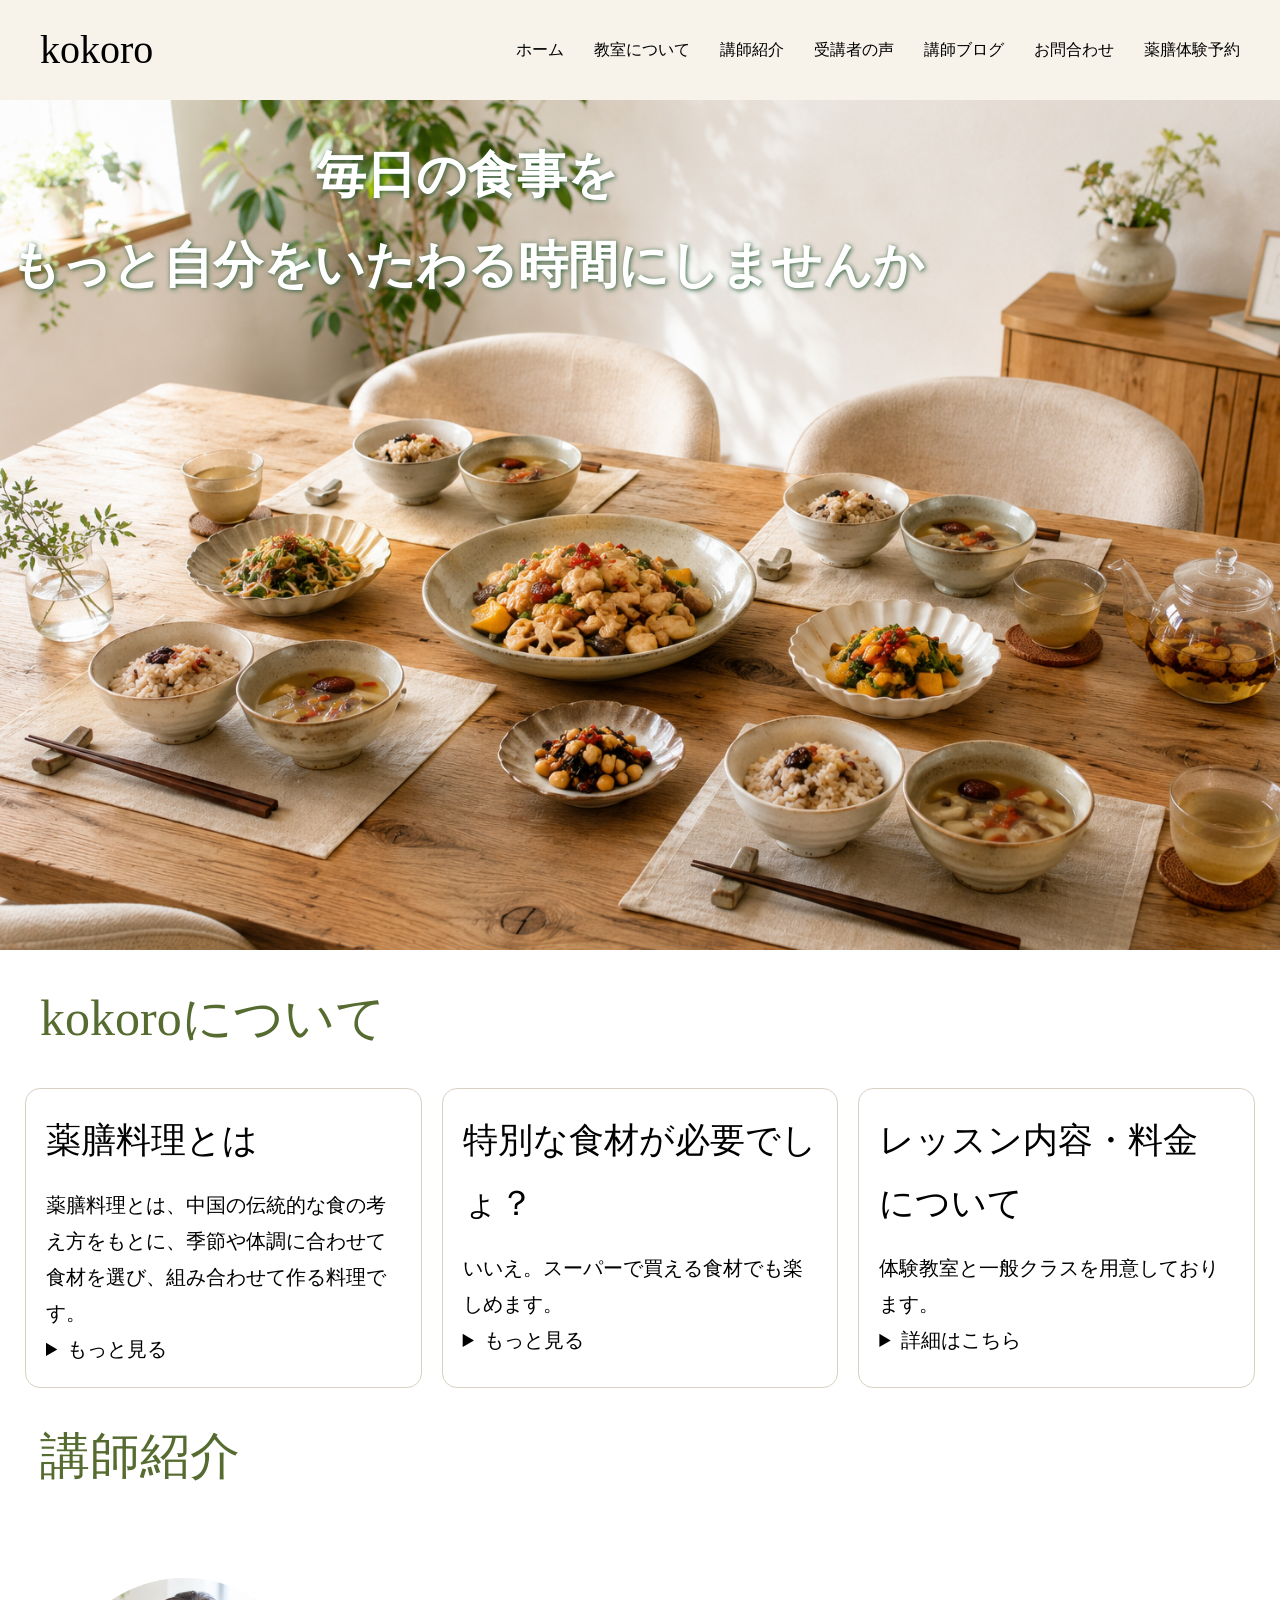
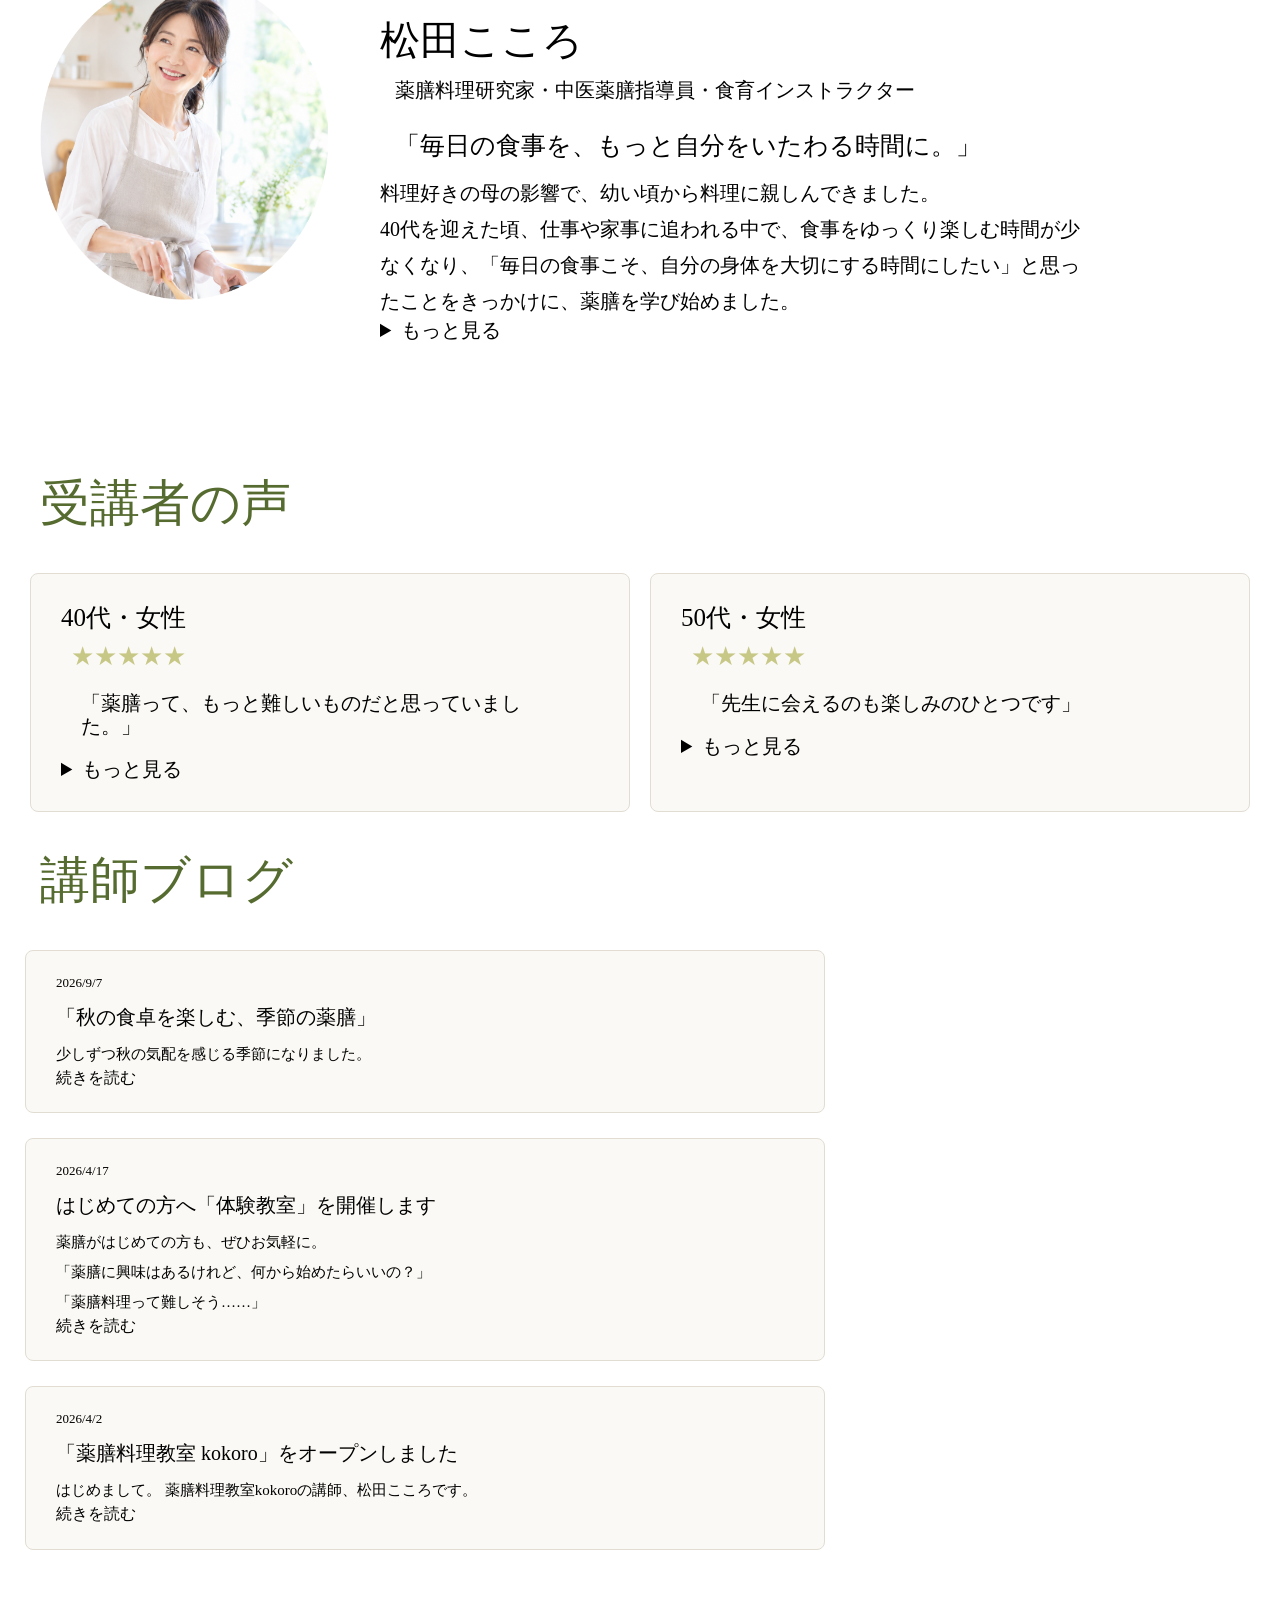
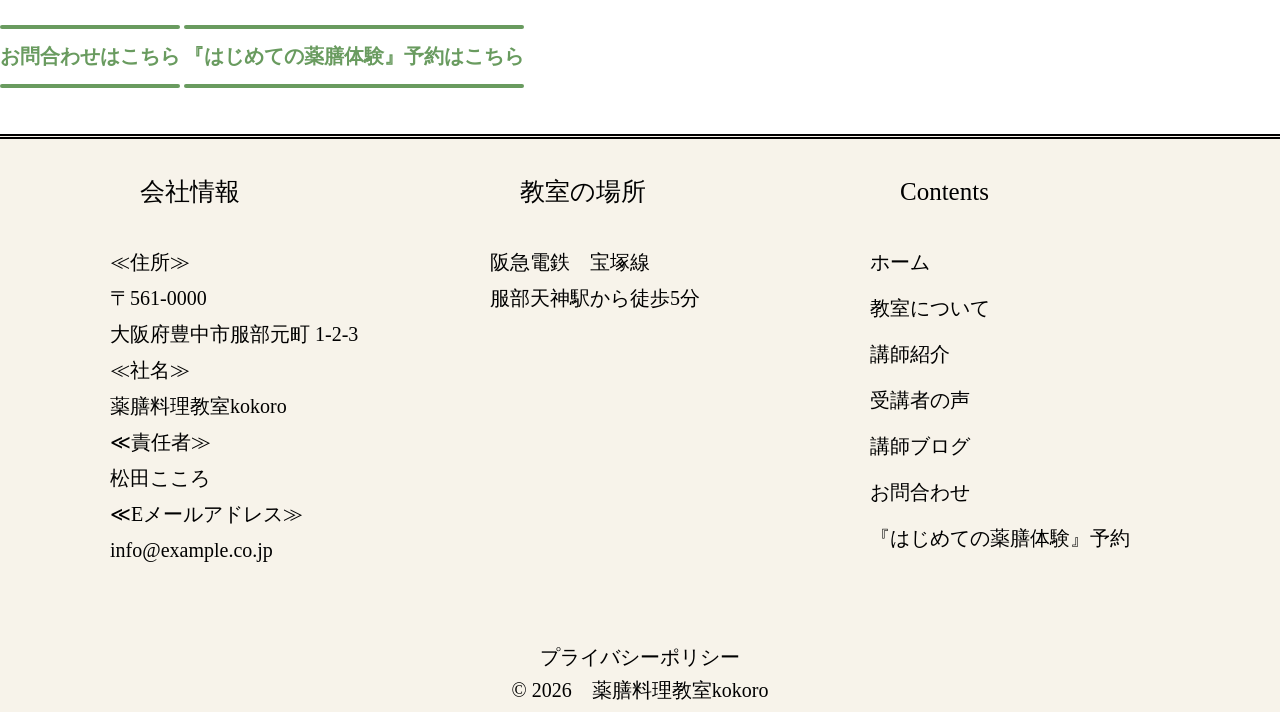
<file: index.html>
<!doctype html>
<html lang="jp">
  <head>
    <meta charset="UTF-8" />
    <meta name="viewport" content="width=device-width, initial-scale=1.0" />
    <link rel="stylesheet" href="./styles/common/reset.css" />
    <link rel="stylesheet" href="./styles/common/common.css" />
    <link rel="stylesheet" href="./styles/common/header.css" />
    <link rel="stylesheet" href="./styles/pages/style.css" />
    <link rel="stylesheet" href="./styles/content/koushi.css" />
    <link rel="stylesheet" href="./styles/content/voice.css" />
    <link rel="stylesheet" href="./styles/content/koushivlog.css" />
    <link rel="stylesheet" href="./styles/common/footer.css" />
    <link rel="stylesheet" href="./styles/parts/card.css" />
    <link rel="stylesheet" href="./styles/parts/button.css" />
    <link rel="stylesheet" href="./styles/content/blog-main.css" />
    <link rel="stylesheet" href="./styles/animation/btn.css" />
    <title>薬膳料理教室kokoro</title>
  </head>

  <body>
    <header class="header-wrapper">
      <div class="flex">
        <h1 class="header-title ml40">
          <a href="/index.html">kokoro</a>
        </h1>
        <nav class="sp-nav pc-nav">
          <ul class="flex mr40">
            <li class="menu-list">
              <a class="base-hover" href="#">ホーム</a>
            </li>
            <li class="menu-list">
              <a class="base-hover" href="#kokoro">教室について</a>
            </li>
            <li class="menu-list">
              <a class="base-hover" href="#koushi">講師紹介</a>
            </li>
            <li class="menu-list">
              <a class="base-hover" href="#voice">受講者の声</a>
            </li>
            <li class="menu-list">
              <a class="base-hover" href="#koushi-vlog">講師ブログ</a>
            </li>
            <li class="menu-list">
              <a class="base-hover" href="contact.html">お問合わせ</a>
            </li>
            <li class="menu-list">
              <a class="base-hover" href="book.html">薬膳体験予約</a>
            </li>
          </ul>
        </nav>
      </div>
    </header>

    <div class="top-image">
      <img src="images/yakuzen-top2.png" alt="トップ画像" />
      <p class="top-text">
        毎日の食事を<br />
        もっと自分をいたわる時間にしませんか
      </p>
    </div>

    <main>
      <!-- section は大枠 -->
      <section id="kokoro">
        <h2 class="section-title">kokoroについて</h2>
        <div class="kokoro-content">
          <div class="discription-card">
            <h2 class="daimei">薬膳料理とは</h2>
            <p>
              薬膳料理とは、中国の伝統的な食の考え方をもとに、季節や体調に合わせて食材を選び、組み合わせて作る料理です。
            </p>
            <details>
              <summary>もっと見る</summary>
              「薬膳」と聞くと、漢方薬のような特別な料理をイメージする方もいるかもしれません。
              <br />
              でも、薬膳の基本は、毎日の食事を大切にすること。
              <br />
              旬の野菜や肉、魚、穀物など、普段食べている食材にも、それぞれの性質や特徴があると考えます。
              <br />
              そのため、季節や自分の体調に合わせて食材を選ぶことで、食事を楽しみながら身体をいたわることができます。
            </details>
          </div>

          <div class="discription-card">
            <h2 class="daimei">特別な食材が必要でしょ？</h2>
            <p>いいえ。スーパーで買える食材でも楽しめます。</p>
            <details>
              <summary>もっと見る</summary>
              薬膳にはクコの実やなつめなど、普段あまり使わない食材もあります。
              <br />
              しかし、毎日の薬膳に特別な食材をたくさん揃える必要はありません。
              <br />
              しょうがやにんじん、きのこなどスーパーで買える食材で大丈夫！
              <br />
              また春は春野菜、秋はきのこ、冬はしょうがなど旬の食材を楽しみながら季節の変化に合わせて食事を考えるのも薬膳の魅力です。
            </details>
          </div>

          <div class="discription-card">
            <h2 class="daimei">レッスン内容・料金について</h2>
            <p>体験教室と一般クラスを用意しております。</p>
            <details>
              <summary>詳細はこちら</summary>
              <h4 class="lesson">はじめての薬膳体験</h4>
              <p>料金：3,500円（税込み）</p>

              <h4 class="lesson">季節の薬剤レッスン</h4>
              <p>料金：5,500円（税込み）</p>

              <h4 class="lesson">共通内容</h4>
              <ul>
                <li>4名様までの少人数制</li>
                <li>薬膳の基本</li>
                <li>季節の薬膳茶</li>
                <li>薬膳料理を2〜3品調理</li>
                <li>試食</li>
              </ul>
            </details>
          </div>
        </div>
      </section>

      <section id="koushi">
        <h2 class="section-title koushi-title-sp-m">講師紹介</h2>
        <div class="koushi-content flex">
          <img src="images/teacher.png" alt="講師" class="koushi-img" />
          <!-- 
          レスポンシブで画面が小さくなるとテキスト周りに余白がなくなるので、padding を追加しました。
          x, y は数学と同じで、
          x = 左右
          y = 上下
          を表しています。
          px = パディングの左右
          py = パディングの上下
          -->
          <div class="flex1 px20">
            <h1 class="name">松田こころ</h1>
            <p class="explain fs">
              薬膳料理研究家・中医薬膳指導員・食育インストラクター
            </p>
            <p class="everyday">
              「毎日の食事を、もっと自分をいたわる時間に。」
            </p>
            <p class="explain-content fs">
              料理好きの母の影響で、幼い頃から料理に親しんできました。
              <br />
              40代を迎えた頃、仕事や家事に追われる中で、食事をゆっくり楽しむ時間が少なくなり、「毎日の食事こそ、自分の身体を大切にする時間にしたい」と思ったことをきっかけに、薬膳を学び始めました。
              <details class="fs">
                <summary>もっと見る</summary>
                薬膳を学ぶ中で感じたのは、薬膳は決して特別な料理ではないということ。
                スーパーで手に入る身近な食材を使い、季節やその日の自分の状態に合わせて食材を選ぶ。
                そんな小さな工夫から始められることに魅力を感じています。
                <br />
                現在は、40代・50代の女性を中心に、「無理なく続けられる薬膳」をテーマにした料理教室を開催しています。
                <br />
                難しい知識や特別な食材に頼るのではなく、毎日の食卓に取り入れやすい薬膳を、一緒に楽しんでいただけたら嬉しいです。
                <br />
                食べることを楽しみながら、これからの自分をいたわる。
                そんな時間を、kokoroで過ごしていただければと思っています。
              </details>
            </p>
          </div>
        </div>
      </section>

      <section id="voice">
        <!-- id はタグ単体につけない方がいいです
       section 等大枠だけにつけるべきですねっ -->
        <h2 class="section-title voice-title-sp-m">受講者の声</h2>
        <div class="voice-content">
          <!-- ここは中身なので div にする -->
          <!-- 
          イメージで言うとセクションをつける項目、タイトルです
          目次に書かれている題名がそれぞれ section になると思うといいと思います！
          section ごとの各まとまりに対して div を使うといいです！
            -->
          <div class="flex1 voice-wrap">
            <p>40代・女性</p>
            <p class="star">★★★★★</p>
            <h4 class="voice-title">
              「薬膳って、もっと難しいものだと思っていました。」
            </h4>
            <details class="fs">
              <summary class="base-hover">もっと見る</summary>
              ここ数年、なんとなく身体の調子がすっきりしない日が続き、食生活を見直してみようと思ったことが、薬膳に興味を持ったきっかけです。
              <br />
              こちらの教室に参加する前は、薬膳というと特別な食材を使った難しい料理をイメージしていました。
              <br />
              でも実際のレッスンでは、スーパーで普段から買っている食材がたくさん使われていてびっくり。
              <br />
              季節に合わせた食材の選び方や、毎日の食事に取り入れるちょっとした工夫を教えていただき「これなら私にも続けられそう」と思えました。
              <br />
              料理を作ったあとは、みんなでいろいろな話をしながらゆっくり食事ができるのが楽しい時間となっています。
              <br />
              食事をただ済ませるのではなく、自分の身体や暮らしを見つめる時間になりました。
              <br />
              これからも無理なく楽しみながら、薬膳を日々の食卓に取り入れていきたいです。
            </details>
          </div>

          <div class="flex1 voice-wrap">
            <p>50代・女性</p>
            <p class="star">★★★★★</p>
            <h4 class="voice-title">「先生に会えるのも楽しみのひとつです」</h4>
            <details class="fs">
              <summary class="base-hover">もっと見る</summary>
              薬膳に興味があって通い始めましたが、今では先生に会えることも教室に通う楽しみのひとつになっています。
              <br />
              先生は知識が豊富なのに、とても気さくで話しやすく、分からないことも気軽に聞けるので、毎回楽しく参加しています。
              <br />
              料理をしながら先生や皆さんとお話ししたり、作った料理をゆっくり味わったり……。
              <br />
              忙しい毎日の中で、ここに来ると自然と肩の力が抜けて、自分のための時間を過ごせていると感じます。
              <br />
              薬膳の知識だけでなく、食事を楽しむことや、自分を大切にすることも教えてもらっている気がします。
              <br />
              「また先生に会いに行きたい」と思える、私にとって大切な場所です。
            </details>
          </div>
        </div>
      </section>

      <!--
        id はsection などの大枠につける。
        css は特別な理由がない限り id には使わない
      -->
      <section id="koushi-vlog">
        <h2 class="section-title">講師ブログ</h2>
        <article class="blog-content">
          <p class="date">2026/9/7</p>
          <h3 class="title">「秋の食卓を楽しむ、季節の薬膳」</h3>
          <p class="write">少しずつ秋の気配を感じる季節になりました。</p>
          <a href="blog3.html">続きを読む</a>
        </article>

        <article class="blog-content">
          <p class="date">2026/4/17</p>
          <h3 class="title">はじめての方へ「体験教室」を開催します</h3>
          <p class="write">
            薬膳がはじめての方も、ぜひお気軽に。
            <br />
            「薬膳に興味はあるけれど、何から始めたらいいの？」
            <br />
            「薬膳料理って難しそう……」
          </p>
          <a href="blog2.html">続きを読む</a>
        </article>

        <article class="blog-content">
          <p class="date">2026/4/2</p>
          <h3 class="title">「薬膳料理教室 kokoro」をオープンしました</h3>
          <p class="write">
            はじめまして。 薬膳料理教室kokoroの講師、松田こころです。
          </p>
          <a href="blog1.html">続きを読む</a>
        </article>
      </section>

      <div class="button-area">
        <a href="contact.html" class="button">お問合わせはこちら</a>
        <a href="book.html" class="button"
          >『はじめての薬膳体験』予約はこちら</a
        >
      </div>
    </main>

    <footer class="pb10">
      <section class="footer-section">
        <div class="footer-content">
          <h4 class="info">会社情報</h4>
          <address>
            ≪住所≫
            <br />
            〒561-0000
            <br />
            大阪府豊中市服部元町 1-2-3
            <br />
            ≪社名≫
            <br />
            薬膳料理教室kokoro
            <br />
            ≪責任者≫
            <br />
            松田こころ<br />
            ≪Eメールアドレス≫
            <br />
            info@example.co.jp
          </address>
        </div>

        <div class="footer-content">
          <h4 class="info">教室の場所</h4>
          <p>
            阪急電鉄　宝塚線
            <br />
            服部天神駅から徒歩5分
          </p>
          <iframe
            class="map"
            src="https://www.google.com/maps/embed?pb=!1m18!1m12!1m3!1d3277.7095308109983!2d135.4757519!3d34.762909199999996!2m3!1f0!2f0!3f0!3m2!1i1024!2i768!4f13.1!3m3!1m2!1s0x6000e53d0831b3b5%3A0x4948a65c8e7365b4!2z44CSNTYxLTA4NTEg5aSn6Ziq5bqc6LGK5Lit5biC5pyN6YOo5YWD55S677yR5LiB55uu77yS4oiS77yT!5e0!3m2!1sja!2sjp!4v1788955682060!5m2!1sja!2sjp"
            width="300"
            height="300"
          ></iframe>
        </div>

        <div class="footer-content">
          <h4 class="info">Contents</h4>
          <a class="base-hover" href="index.html">ホーム</a>
          <a class="base-hover" href="#kokoro">教室について</a>
          <a class="base-hover" href="#koushi">講師紹介</a>
          <a class="base-hover" href="#voice">受講者の声</a>
          <a class="base-hover" href="#koushi-vlog">講師ブログ</a>
          <a class="base-hover" href="contact.html">お問合わせ</a>
          <a class="base-hover" href="book.html">『はじめての薬膳体験』予約</a>
        </div>
      </section>

      <div class="footer-bottom">
        <div class="mb10 base-hover">
          <a href="privacy.html">プライバシーポリシー</a>
        </div>
        <p>&copy; 2026　薬膳料理教室kokoro</p>
      </div>
    </footer>
  </body>
</html>
</file>
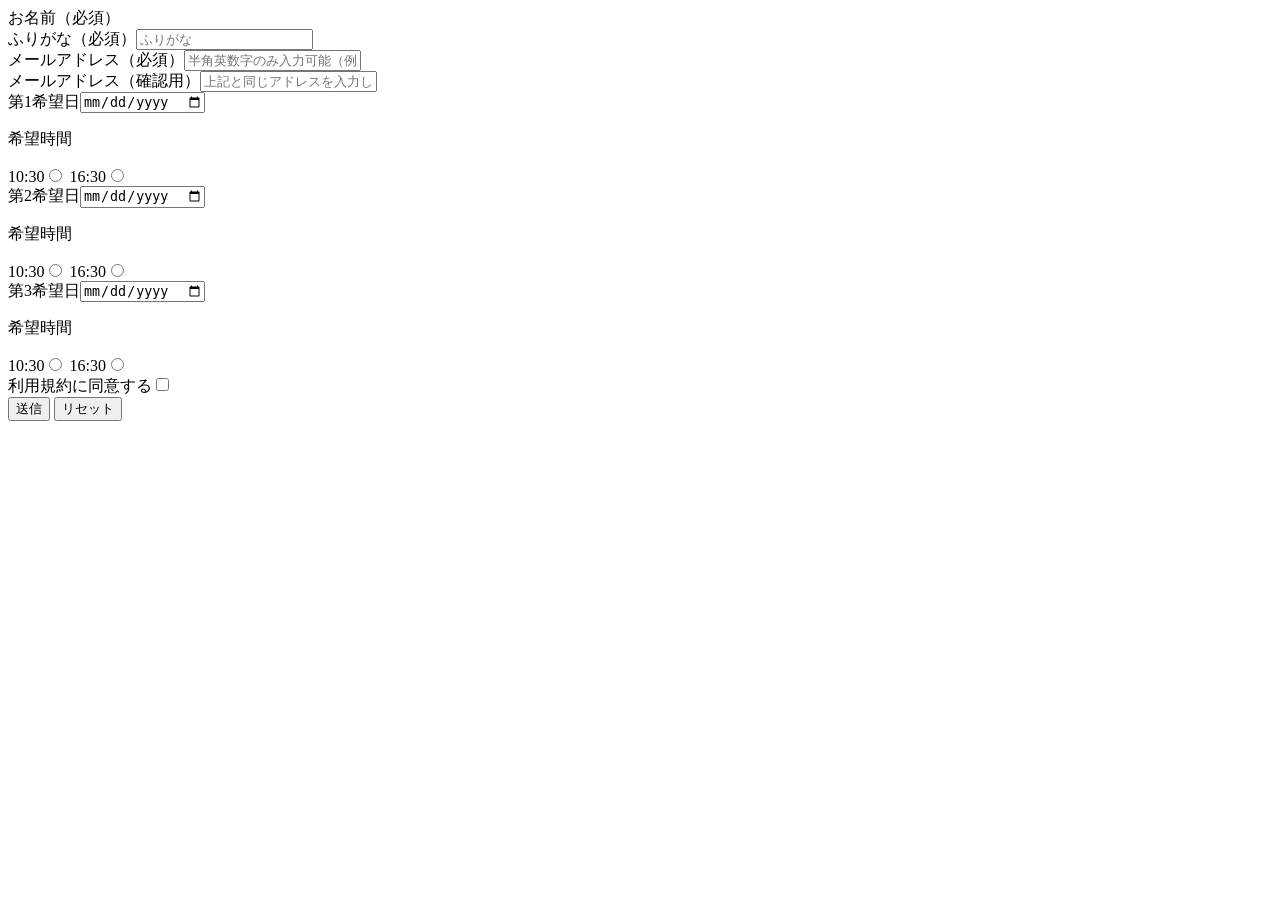
<file: application.html>
<!doctype html>
<html lang="jp">
<head>
    <meta charset="UTF-8" />
    <meta name="viewport" content="width=device-width, initial-scale=1.0" />
    <title>『はじめての薬膳体験』はこちら</title>
</head>
<body>
    <form>
    <label>お名前（必須）</label
    <input type="text" placeholder="名前を入力してください" required />
    <br/>
    <label>ふりがな（必須）</label
    ><input type="text" placeholder="ふりがな" required />
    <br/>
    <label>メールアドレス（必須）</label
    ><input
        type="text"
        placeholder="半角英数字のみ入力可能（例）abcde@example.com"
        required
    />
    <br/>
    <label>メールアドレス（確認用）</label
    ><input
        type="text"
        placeholder="上記と同じアドレスを入力してください"
        required
    />
    <br/>
    <label>第1希望日<label><input type="date" required>
    <br>
    <p>希望時間</p>
    <label>10:30</label><input type="radio" name="time">
    <label>16:30</label><input type="radio" name="time">
    <br/>
    <label>第2希望日<label><input type="date" required>
    <br/>
    <p>希望時間</p>
    <label>10:30</label><input type="radio" name="time">
    <label>16:30</label><input type="radio" name="time">
    <br>
    <label>第3希望日<label><input type="date" required>
    <br/>
    <p>希望時間</p>
    <label>10:30</label><input type="radio" name="time">
    <label>16:30</label><input type="radio" name="time">
    <br>
    <label>利用規約に同意する</label><input type="checkbox" />
    <br/>
    <input type="submit" value="送信" />
    <input type="reset" value="リセット" />
    </form>
</body>
</html>
</file>
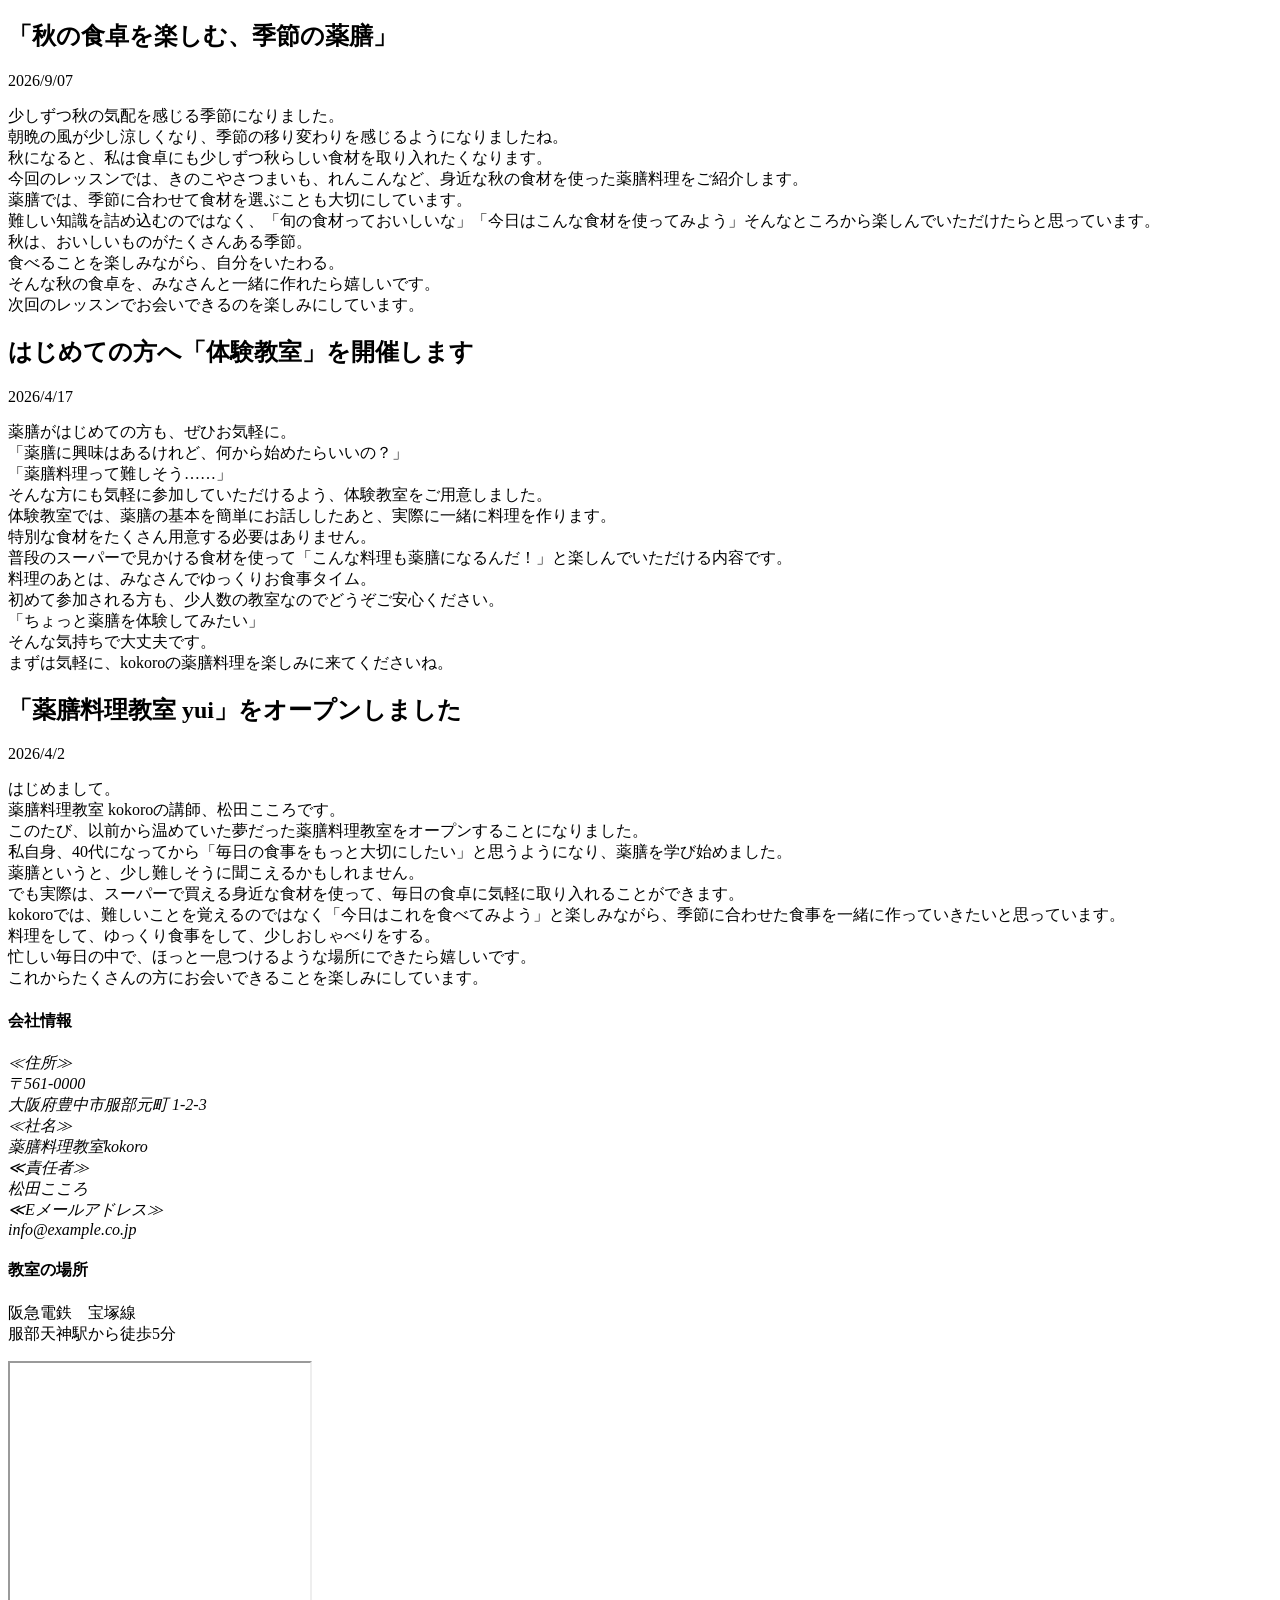
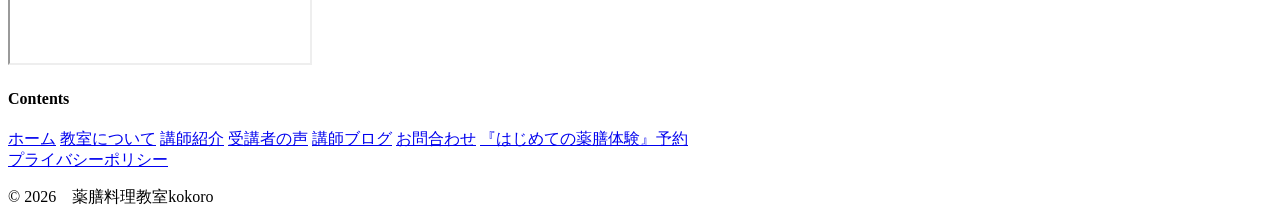
<file: blog-all.html>
<!doctype html>
<html lang="jp">
  <head>
    <meta charset="UTF-8" />
    <meta name="viewport" content="width=device-width, initial-scale=1.0" />
    <title>講師ブログ</title>
  </head>

  <body>
    <article>
      <h2>「秋の食卓を楽しむ、季節の薬膳」</h2>
      <p>2026/9/07</p>
      <p>
        少しずつ秋の気配を感じる季節になりました。
        <br />
        朝晩の風が少し涼しくなり、季節の移り変わりを感じるようになりましたね。
        <br />
        秋になると、私は食卓にも少しずつ秋らしい食材を取り入れたくなります。
        <br />
        今回のレッスンでは、きのこやさつまいも、れんこんなど、身近な秋の食材を使った薬膳料理をご紹介します。
        <br />
        薬膳では、季節に合わせて食材を選ぶことも大切にしています。
        <br />
        難しい知識を詰め込むのではなく、「旬の食材っておいしいな」「今日はこんな食材を使ってみよう」そんなところから楽しんでいただけたらと思っています。
        <br />
        秋は、おいしいものがたくさんある季節。
        <br />
        食べることを楽しみながら、自分をいたわる。
        <br />
        そんな秋の食卓を、みなさんと一緒に作れたら嬉しいです。
        <br />
        次回のレッスンでお会いできるのを楽しみにしています。
      </p>
    </article>

    <article>
      <h2>はじめての方へ「体験教室」を開催します</h2>
      <p>2026/4/17</p>
      <p>
        薬膳がはじめての方も、ぜひお気軽に。
        <br />
        「薬膳に興味はあるけれど、何から始めたらいいの？」
        <br />
        「薬膳料理って難しそう……」
        <br />
        そんな方にも気軽に参加していただけるよう、体験教室をご用意しました。
        <br />
        体験教室では、薬膳の基本を簡単にお話ししたあと、実際に一緒に料理を作ります。
        <br />
        特別な食材をたくさん用意する必要はありません。
        <br />
        普段のスーパーで見かける食材を使って「こんな料理も薬膳になるんだ！」と楽しんでいただける内容です。
        <br />
        料理のあとは、みなさんでゆっくりお食事タイム。
        <br />
        初めて参加される方も、少人数の教室なのでどうぞご安心ください。
        <br />
        「ちょっと薬膳を体験してみたい」
        <br />
        そんな気持ちで大丈夫です。
        <br />
        まずは気軽に、kokoroの薬膳料理を楽しみに来てくださいね。
      </p>
    </article>

    <article>
      <h2>「薬膳料理教室 yui」をオープンしました</h2>
      <p>2026/4/2</p>
      <p>
        はじめまして。
        <br />
        薬膳料理教室 kokoroの講師、松田こころです。
        <br />
        このたび、以前から温めていた夢だった薬膳料理教室をオープンすることになりました。
        <br />
        私自身、40代になってから「毎日の食事をもっと大切にしたい」と思うようになり、薬膳を学び始めました。
        <br />
        薬膳というと、少し難しそうに聞こえるかもしれません。
        <br />
        でも実際は、スーパーで買える身近な食材を使って、毎日の食卓に気軽に取り入れることができます。
        <br />
        kokoroでは、難しいことを覚えるのではなく「今日はこれを食べてみよう」と楽しみながら、季節に合わせた食事を一緒に作っていきたいと思っています。
        <br />
        料理をして、ゆっくり食事をして、少しおしゃべりをする。
        <br />
        忙しい毎日の中で、ほっと一息つけるような場所にできたら嬉しいです。
        <br />
        これからたくさんの方にお会いできることを楽しみにしています。
      </p>
    </article>

    <footer class="pb10">
      <section class="footer-section">
        <div class="footer-content">
          <h4 class="info">会社情報</h4>
          <address>
            ≪住所≫
            <br />
            〒561-0000
            <br />
            大阪府豊中市服部元町 1-2-3
            <br />
            ≪社名≫
            <br />
            薬膳料理教室kokoro
            <br />
            ≪責任者≫
            <br />
            松田こころ<br />
            ≪Eメールアドレス≫
            <br />
            info@example.co.jp
          </address>
        </div>

        <div class="footer-content">
          <h4 class="info">教室の場所</h4>
          <p>
            阪急電鉄　宝塚線
            <br />
            服部天神駅から徒歩5分
          </p>
          <iframe
            class="map"
            src="https://www.google.com/maps/embed?pb=!1m18!1m12!1m3!1d3277.7095308109983!2d135.4757519!3d34.762909199999996!2m3!1f0!2f0!3f0!3m2!1i1024!2i768!4f13.1!3m3!1m2!1s0x6000e53d0831b3b5%3A0x4948a65c8e7365b4!2z44CSNTYxLTA4NTEg5aSn6Ziq5bqc6LGK5Lit5biC5pyN6YOo5YWD55S677yR5LiB55uu77yS4oiS77yT!5e0!3m2!1sja!2sjp!4v1788955682060!5m2!1sja!2sjp"
            width="300"
            height="300"
          ></iframe>
        </div>

        <div class="footer-content">
          <h4 class="info">Contents</h4>
          <a class="base-hover" href="index.html">ホーム</a>
          <a class="base-hover" href="#kokoro">教室について</a>
          <a class="base-hover" href="#koushi">講師紹介</a>
          <a class="base-hover" href="#voice">受講者の声</a>
          <a class="base-hover" href="#koushi-vlog">講師ブログ</a>
          <a class="base-hover" href="contact.html">お問合わせ</a>
          <a class="base-hover" href="book.html">『はじめての薬膳体験』予約</a>
        </div>
      </section>

      <div class="footer-bottom">
        <div class="mb10 base-hover">
          <a href="privacy.html">プライバシーポリシー</a>
        </div>
        <p>&copy; 2026　薬膳料理教室kokoro</p>
      </div>
    </footer>
  </body>
</html>
</file>
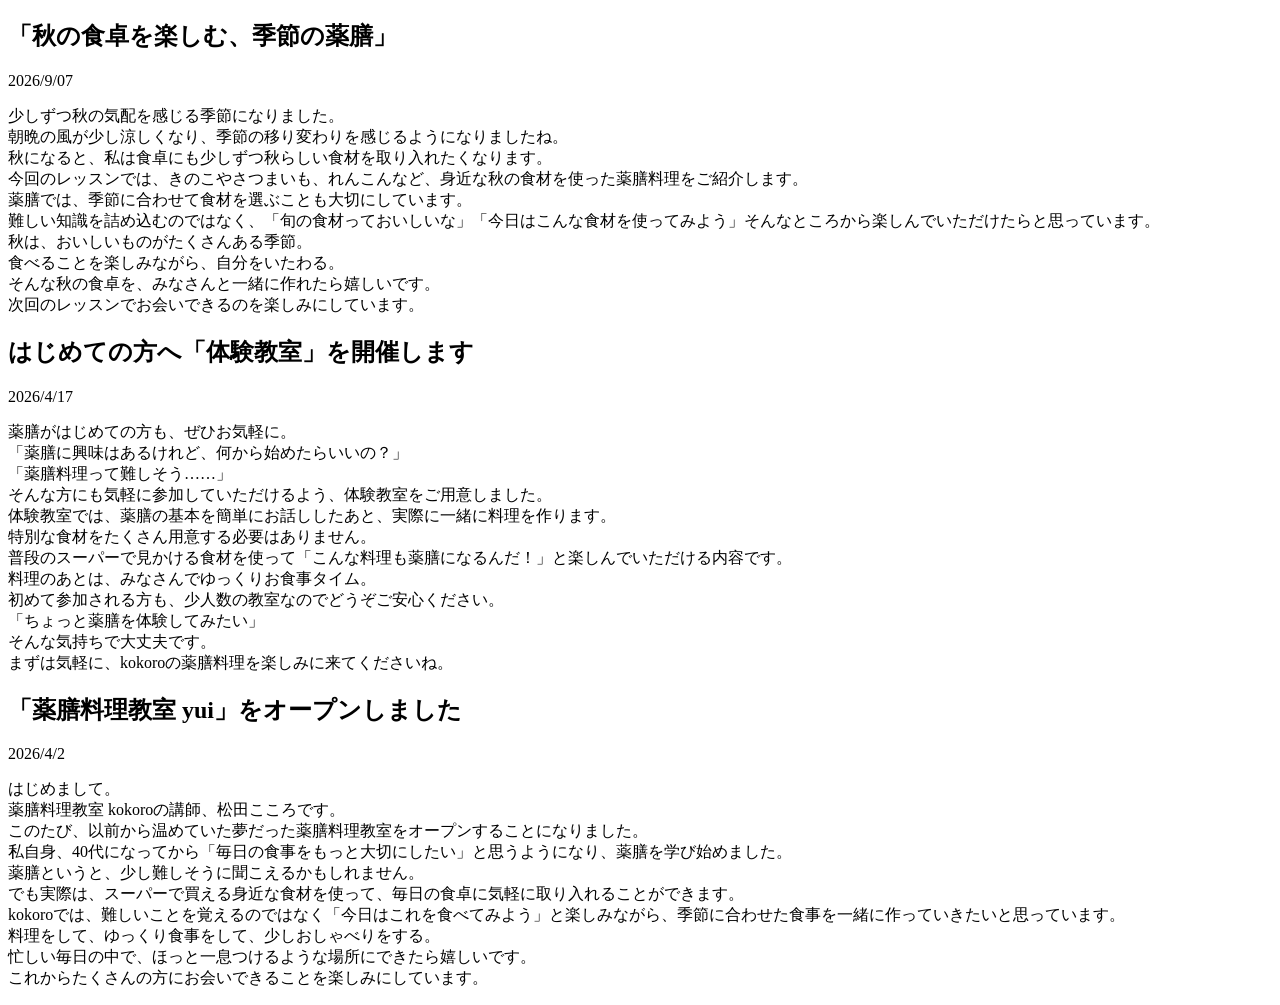
<file: blog.html>
<!doctype html>
<html lang="jp">
  <head>
    <meta charset="UTF-8" />
    <meta name="viewport" content="width=device-width, initial-scale=1.0" />
    <title>講師ブログ</title>
  </head>

  <body>
    <article>
      <h2>「秋の食卓を楽しむ、季節の薬膳」</h2>
      <p>2026/9/07</p>
      <p>
        少しずつ秋の気配を感じる季節になりました。
        <br />
        朝晩の風が少し涼しくなり、季節の移り変わりを感じるようになりましたね。
        <br />
        秋になると、私は食卓にも少しずつ秋らしい食材を取り入れたくなります。
        <br />
        今回のレッスンでは、きのこやさつまいも、れんこんなど、身近な秋の食材を使った薬膳料理をご紹介します。
        <br />
        薬膳では、季節に合わせて食材を選ぶことも大切にしています。
        <br />
        難しい知識を詰め込むのではなく、「旬の食材っておいしいな」「今日はこんな食材を使ってみよう」そんなところから楽しんでいただけたらと思っています。
        <br />
        秋は、おいしいものがたくさんある季節。
        <br />
        食べることを楽しみながら、自分をいたわる。
        <br />
        そんな秋の食卓を、みなさんと一緒に作れたら嬉しいです。
        <br />
        次回のレッスンでお会いできるのを楽しみにしています。
      </p>
    </article>

    <article>
      <h2>はじめての方へ「体験教室」を開催します</h2>
      <p>2026/4/17</p>
      <p>
        薬膳がはじめての方も、ぜひお気軽に。
        <br />
        「薬膳に興味はあるけれど、何から始めたらいいの？」
        <br />
        「薬膳料理って難しそう……」
        <br />
        そんな方にも気軽に参加していただけるよう、体験教室をご用意しました。
        <br />
        体験教室では、薬膳の基本を簡単にお話ししたあと、実際に一緒に料理を作ります。
        <br />
        特別な食材をたくさん用意する必要はありません。
        <br />
        普段のスーパーで見かける食材を使って「こんな料理も薬膳になるんだ！」と楽しんでいただける内容です。
        <br />
        料理のあとは、みなさんでゆっくりお食事タイム。
        <br />
        初めて参加される方も、少人数の教室なのでどうぞご安心ください。
        <br />
        「ちょっと薬膳を体験してみたい」
        <br />
        そんな気持ちで大丈夫です。
        <br />
        まずは気軽に、kokoroの薬膳料理を楽しみに来てくださいね。
      </p>
    </article>

    <article>
      <h2>「薬膳料理教室 yui」をオープンしました</h2>
      <p>2026/4/2</p>
      <p>
        はじめまして。
        <br />
        薬膳料理教室 kokoroの講師、松田こころです。
        <br />
        このたび、以前から温めていた夢だった薬膳料理教室をオープンすることになりました。
        <br />
        私自身、40代になってから「毎日の食事をもっと大切にしたい」と思うようになり、薬膳を学び始めました。
        <br />
        薬膳というと、少し難しそうに聞こえるかもしれません。
        <br />
        でも実際は、スーパーで買える身近な食材を使って、毎日の食卓に気軽に取り入れることができます。
        <br />
        kokoroでは、難しいことを覚えるのではなく「今日はこれを食べてみよう」と楽しみながら、季節に合わせた食事を一緒に作っていきたいと思っています。
        <br />
        料理をして、ゆっくり食事をして、少しおしゃべりをする。
        <br />
        忙しい毎日の中で、ほっと一息つけるような場所にできたら嬉しいです。
        <br />
        これからたくさんの方にお会いできることを楽しみにしています。
      </p>
    </article>
  </body>
</html>
</file>
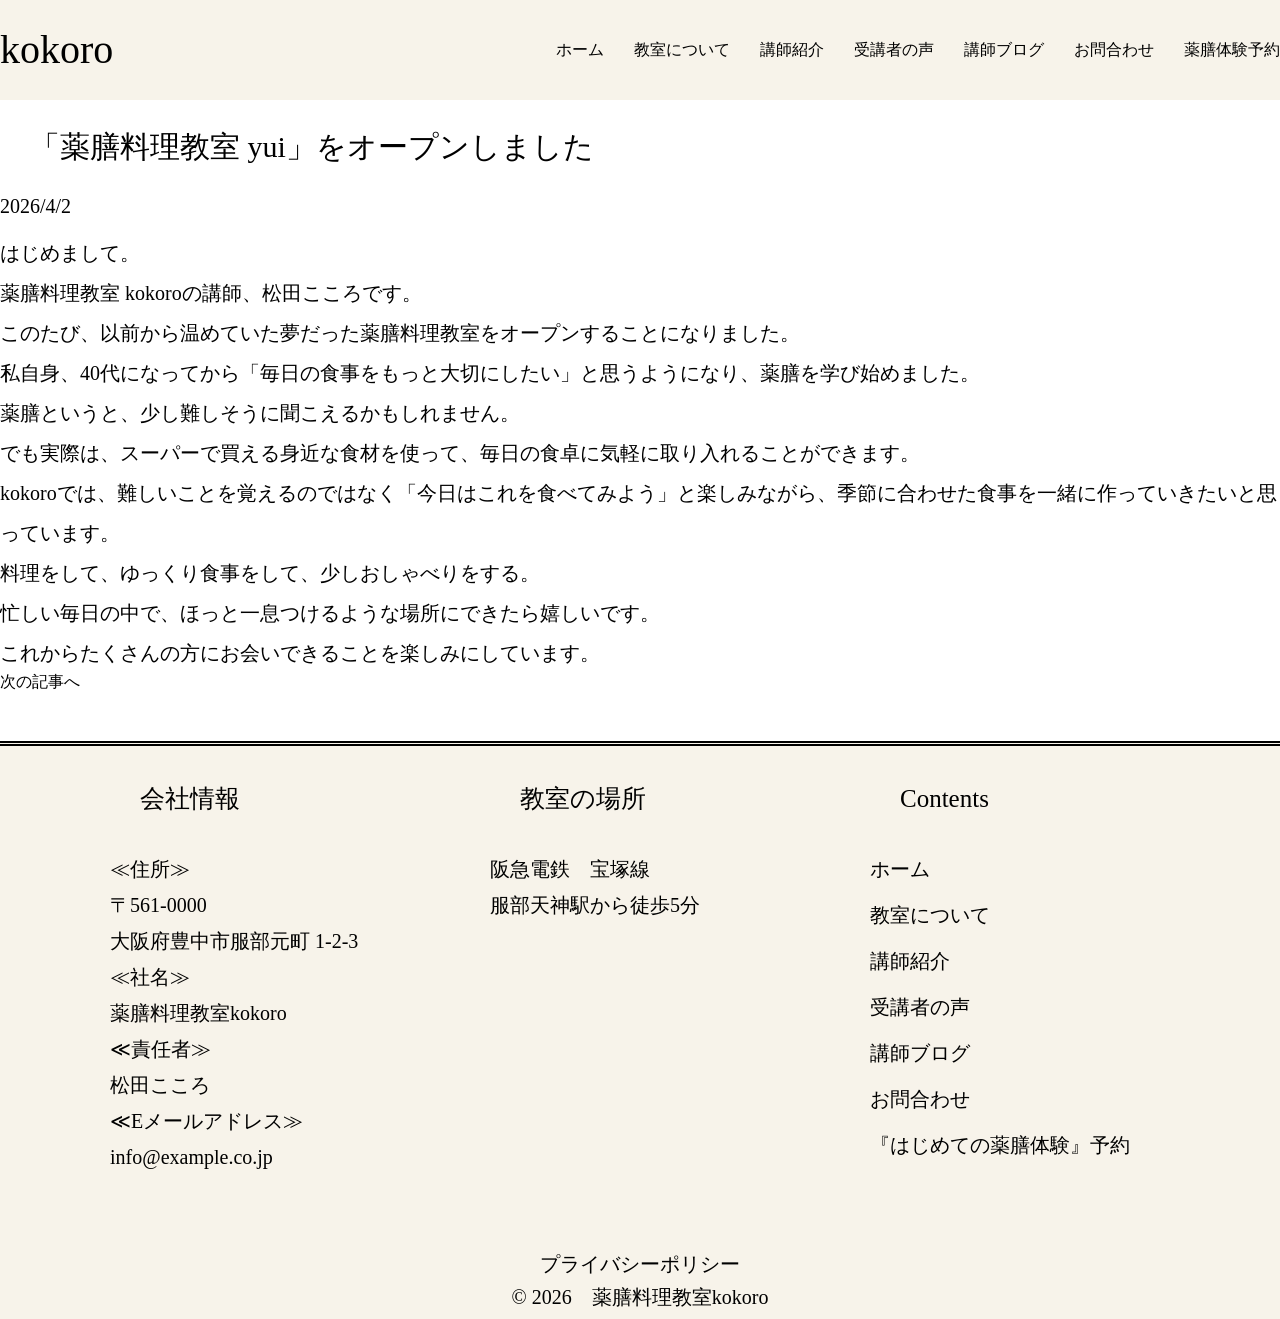
<file: blog1.html>
<!doctype html>
<html lang="jp">
  <head>
    <meta charset="UTF-8" />
    <meta name="viewport" content="width=device-width, initial-scale=1.0" />
    <link rel="stylesheet" href="./styles/common/reset.css" />
    <link rel="stylesheet" href="./styles/common/common.css" />
    <link rel="stylesheet" href="./styles/common/header.css" />
    <link rel="stylesheet" href="./styles/content/blog-each.css" />
    <link rel="stylesheet" href="./styles/common/footer.css" />
    <link rel="stylesheet" href="./styles/animation/btn.css" />

    <title>講師ブログ</title>
  </head>

  <body>
    <header class="header-wrapper">
      <div class="flex">
        <h1 class="header-title">
          <a href="/index.html">kokoro</a>
        </h1>
        <nav class="sp-nav pc-nav">
      <div class="flex">
           <ul class="flex">
            <li class="menu-list">
              <a class="base-hover" href="/index.html#">ホーム</a>
            </li>
            <li class="menu-list">
              <a class="base-hover" href="/index.html#kokoro">教室について</a>
            </li>
            <li class="menu-list">
              <a class="base-hover" href="/index.html#koushi">講師紹介</a>
            </li>
            <li class="menu-list">
              <a class="base-hover" href="/index.html#voice">受講者の声</a>
            </li>
            <li class="menu-list">
              <a class="base-hover" href="/index.html#koushi-vlog"
                >講師ブログ</a
              >
            </li>
            <li class="menu-list">
              <a class="base-hover" href="contact.html">お問合わせ</a>
            </li>
            <li class="menu-list">
              <a class="base-hover" href="book.html">薬膳体験予約</a>
            </li>
          </ul>
        </nav>
      </div>
    </header>

    <article>
      <h2 class="title">「薬膳料理教室 yui」をオープンしました</h2>
      <p class="date">2026/4/2</p>
      <p class="write">
        はじめまして。
        <br />
        薬膳料理教室 kokoroの講師、松田こころです。
        <br />
        このたび、以前から温めていた夢だった薬膳料理教室をオープンすることになりました。
        <br />
        私自身、40代になってから「毎日の食事をもっと大切にしたい」と思うようになり、薬膳を学び始めました。
        <br />
        薬膳というと、少し難しそうに聞こえるかもしれません。
        <br />
        でも実際は、スーパーで買える身近な食材を使って、毎日の食卓に気軽に取り入れることができます。
        <br />
        kokoroでは、難しいことを覚えるのではなく「今日はこれを食べてみよう」と楽しみながら、季節に合わせた食事を一緒に作っていきたいと思っています。
        <br />
        料理をして、ゆっくり食事をして、少しおしゃべりをする。
        <br />
        忙しい毎日の中で、ほっと一息つけるような場所にできたら嬉しいです。
        <br />
        これからたくさんの方にお会いできることを楽しみにしています。
      </p>
    </article>

    <div class="form-button">
      <a href="blog2.html" class="button">次の記事へ</a>
    </div>

    <footer class="pb10">
      <section class="footer-section">
        <div class="footer-content">
          <h4 class="info">会社情報</h4>
          <address>
            ≪住所≫
            <br />
            〒561-0000
            <br />
            大阪府豊中市服部元町 1-2-3
            <br />
            ≪社名≫
            <br />
            薬膳料理教室kokoro
            <br />
            ≪責任者≫
            <br />
            松田こころ<br />
            ≪Eメールアドレス≫
            <br />
            info@example.co.jp
          </address>
        </div>

        <div class="footer-content">
          <h4 class="info">教室の場所</h4>
          <p>
            阪急電鉄　宝塚線
            <br />
            服部天神駅から徒歩5分
          </p>
          <iframe
            class="map"
            src="https://www.google.com/maps/embed?pb=!1m18!1m12!1m3!1d3277.7095308109983!2d135.4757519!3d34.762909199999996!2m3!1f0!2f0!3f0!3m2!1i1024!2i768!4f13.1!3m3!1m2!1s0x6000e53d0831b3b5%3A0x4948a65c8e7365b4!2z44CSNTYxLTA4NTEg5aSn6Ziq5bqc6LGK5Lit5biC5pyN6YOo5YWD55S677yR5LiB55uu77yS4oiS77yT!5e0!3m2!1sja!2sjp!4v1788955682060!5m2!1sja!2sjp"
            width="300"
            height="300"
          ></iframe>
        </div>

        <div class="footer-content">
          <h4 class="info">Contents</h4>
          <a class="base-hover" href="index.html">ホーム</a>
          <a class="base-hover" href="#kokoro">教室について</a>
          <a class="base-hover" href="#koushi">講師紹介</a>
          <a class="base-hover" href="#voice">受講者の声</a>
          <a class="base-hover" href="#koushi-vlog">講師ブログ</a>
          <a class="base-hover" href="contact.html">お問合わせ</a>
          <a class="base-hover" href="book.html">『はじめての薬膳体験』予約</a>
        </div>
      </section>

      <div class="footer-bottom">
        <div class="mb10 base-hover">
          <a href="privacy.html">プライバシーポリシー</a>
        </div>
        <p>&copy; 2026　薬膳料理教室kokoro</p>
      </div>
    </footer>
  </body>
</html>
</file>
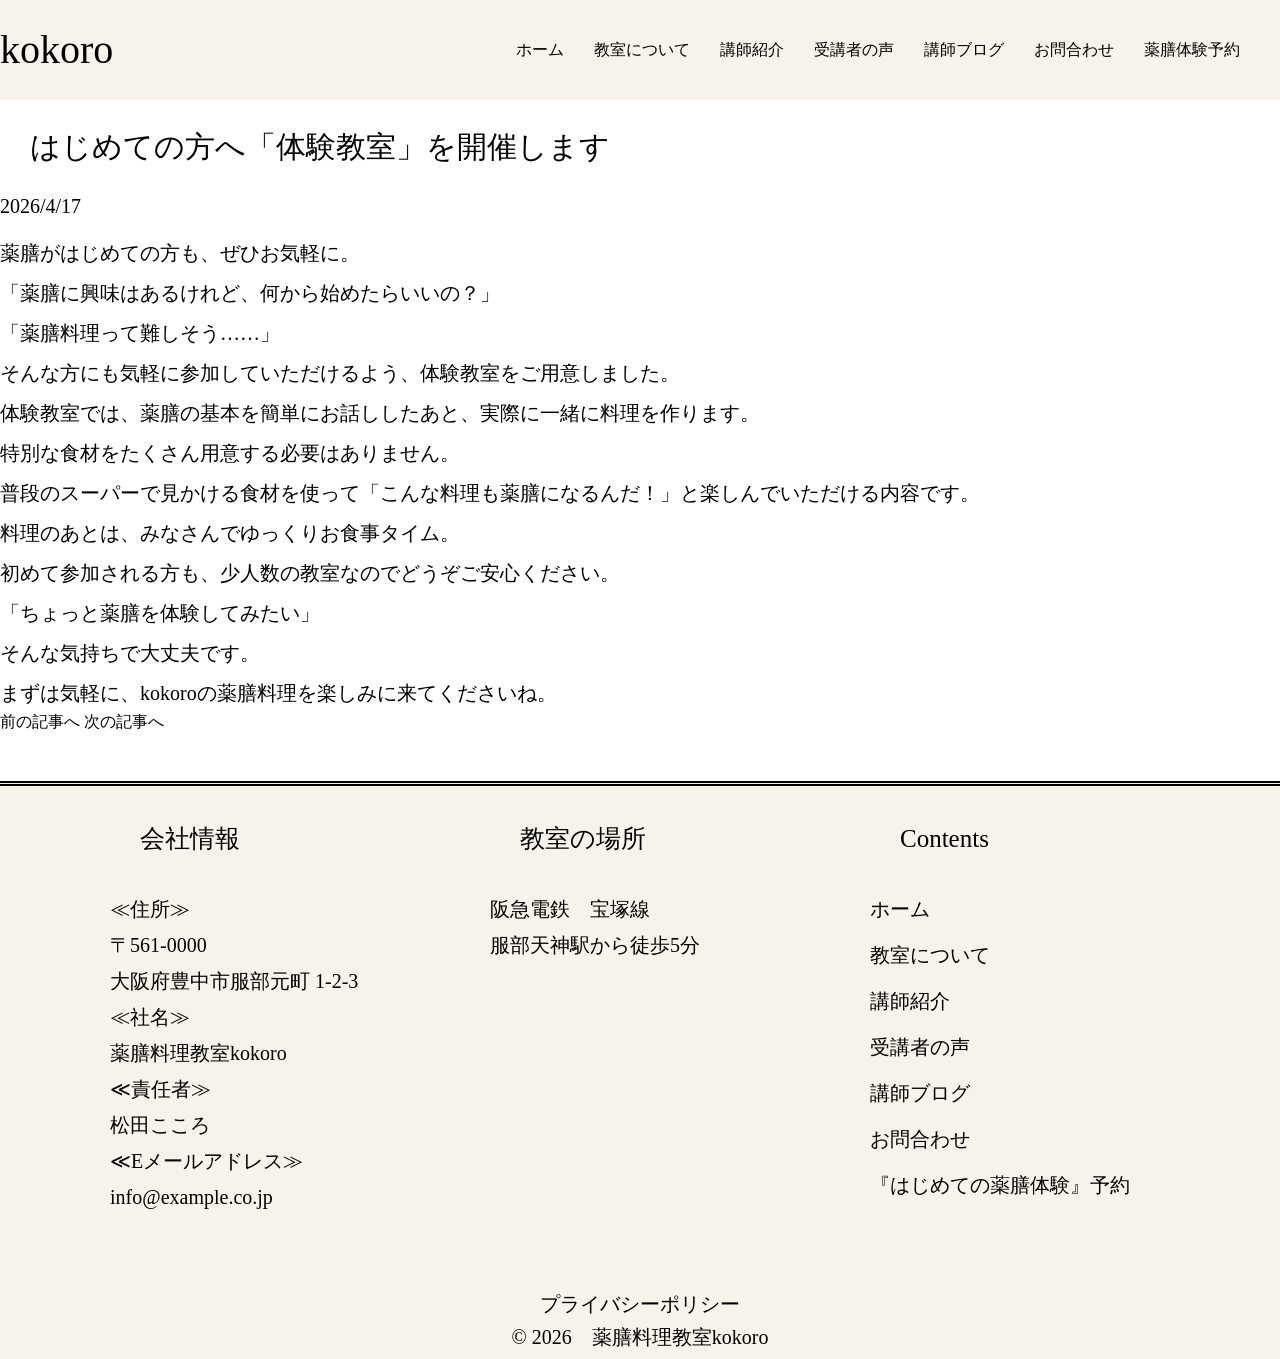
<file: blog2.html>
<!doctype html>
<html lang="jp">
  <head>
    <meta charset="UTF-8" />
    <meta name="viewport" content="width=device-width, initial-scale=1.0" />
    <link rel="stylesheet" href="./styles/common/reset.css" />
    <link rel="stylesheet" href="./styles/common/common.css" />
    <link rel="stylesheet" href="./styles/common/header.css" />
    <link rel="stylesheet" href="./styles/content/blog-each.css" />
    <link rel="stylesheet" href="./styles/common/footer.css" />
    <link rel="stylesheet" href="./styles/animation/btn.css" />
    <title>講師ブログ</title>
  </head>

  <body>
    <header class="header-wrapper">
      <div class="flex">
        <h1 class="header-title m40">
          <a href="/index.html">kokoro</a>
        </h1>
        <nav class="sp-nav pc-nav">
          <ul class="flex mr40">
            <li class="menu-list">
              <a class="base-hover" href="/index.html">ホーム</a>
            </li>
            <li class="menu-list">
              <a class="base-hover" href="/index.html#kokoro">教室について</a>
            </li>
            <li class="menu-list">
              <a class="base-hover" href="/index.html#koushi">講師紹介</a>
            </li>
            <li class="menu-list">
              <a class="base-hover" href="/index.html#voice">受講者の声</a>
            </li>
            <li class="menu-list">
              <a class="base-hover" href="/index.html#koushi-vlog"
                >講師ブログ</a
              >
            </li>
            <li class="menu-list">
              <a class="base-hover" href="contact.html">お問合わせ</a>
            </li>
            <li class="menu-list">
              <a class="base-hover" href="book.html">薬膳体験予約</a>
            </li>
          </ul>
        </nav>
      </div>
    </header>

    <article>
      <h2 class="title">はじめての方へ「体験教室」を開催します</h2>
      <p class="date">2026/4/17</p>
      <p class="write">
        薬膳がはじめての方も、ぜひお気軽に。
        <br />
        「薬膳に興味はあるけれど、何から始めたらいいの？」
        <br />
        「薬膳料理って難しそう……」
        <br />
        そんな方にも気軽に参加していただけるよう、体験教室をご用意しました。
        <br />
        体験教室では、薬膳の基本を簡単にお話ししたあと、実際に一緒に料理を作ります。
        <br />
        特別な食材をたくさん用意する必要はありません。
        <br />
        普段のスーパーで見かける食材を使って「こんな料理も薬膳になるんだ！」と楽しんでいただける内容です。
        <br />
        料理のあとは、みなさんでゆっくりお食事タイム。
        <br />
        初めて参加される方も、少人数の教室なのでどうぞご安心ください。
        <br />
        「ちょっと薬膳を体験してみたい」
        <br />
        そんな気持ちで大丈夫です。
        <br />
        まずは気軽に、kokoroの薬膳料理を楽しみに来てくださいね。
      </p>
    </article>

    <div class="form-button">
      <a href="blog1.html" class="button prev-button">前の記事へ</a>
      <a href="blog3.html" class="button">次の記事へ</a>
    </div>

    <footer class="pb10">
      <section class="footer-section">
        <div class="footer-content">
          <h4 class="info">会社情報</h4>
          <address>
            ≪住所≫
            <br />
            〒561-0000
            <br />
            大阪府豊中市服部元町 1-2-3
            <br />
            ≪社名≫
            <br />
            薬膳料理教室kokoro
            <br />
            ≪責任者≫
            <br />
            松田こころ<br />
            ≪Eメールアドレス≫
            <br />
            info@example.co.jp
          </address>
        </div>

        <div class="footer-content">
          <h4 class="info">教室の場所</h4>
          <p>
            阪急電鉄　宝塚線
            <br />
            服部天神駅から徒歩5分
          </p>
          <iframe
            class="map"
            src="https://www.google.com/maps/embed?pb=!1m18!1m12!1m3!1d3277.7095308109983!2d135.4757519!3d34.762909199999996!2m3!1f0!2f0!3f0!3m2!1i1024!2i768!4f13.1!3m3!1m2!1s0x6000e53d0831b3b5%3A0x4948a65c8e7365b4!2z44CSNTYxLTA4NTEg5aSn6Ziq5bqc6LGK5Lit5biC5pyN6YOo5YWD55S677yR5LiB55uu77yS4oiS77yT!5e0!3m2!1sja!2sjp!4v1788955682060!5m2!1sja!2sjp"
            width="300"
            height="300"
          ></iframe>
        </div>

        <div class="footer-content">
          <h4 class="info">Contents</h4>
          <a class="base-hover" href="index.html">ホーム</a>
          <a class="base-hover" href="#kokoro">教室について</a>
          <a class="base-hover" href="#koushi">講師紹介</a>
          <a class="base-hover" href="#voice">受講者の声</a>
          <a class="base-hover" href="#koushi-vlog">講師ブログ</a>
          <a class="base-hover" href="contact.html">お問合わせ</a>
          <a class="base-hover" href="book.html">『はじめての薬膳体験』予約</a>
        </div>
      </section>

      <div class="footer-bottom">
        <div class="mb10 base-hover">
          <a href="privacy.html">プライバシーポリシー</a>
        </div>
        <p>&copy; 2026　薬膳料理教室kokoro</p>
      </div>
    </footer>
  </body>
</html>
</file>
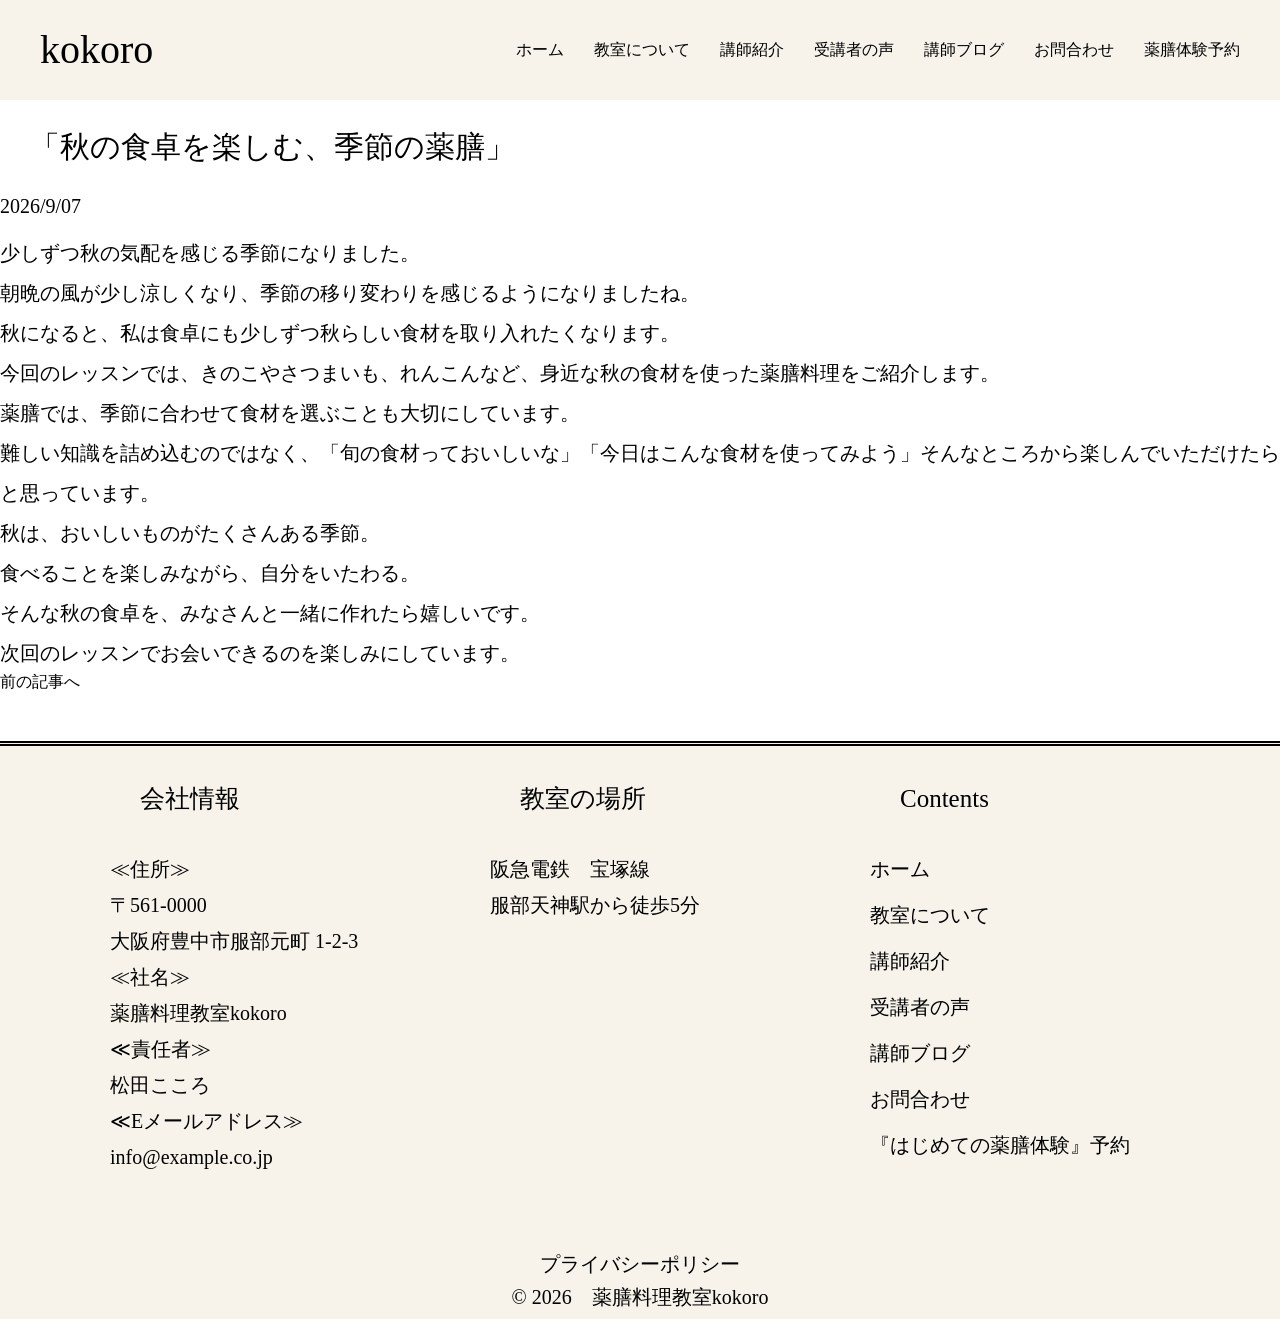
<file: blog3.html>
<!doctype html>
<html lang="jp">
  <head>
    <meta charset="UTF-8" />
    <meta name="viewport" content="width=device-width, initial-scale=1.0" />
    <link rel="stylesheet" href="./styles/common/reset.css" />
    <link rel="stylesheet" href="./styles/common/common.css" />
    <link rel="stylesheet" href="./styles/common/header.css" />
    <link rel="stylesheet" href="./styles/content/blog-each.css" />
    <link rel="stylesheet" href="./styles/common/footer.css" />
    <link rel="stylesheet" href="./styles/animation/btn.css" />
    <title>講師ブログ</title>
  </head>

  <body>
    <header class="header-wrapper">
      <div class="flex">
        <h1 class="header-title ml40">
          <a href="/index.html">kokoro</a>
        </h1>
        <nav class="sp-nav pc-nav">
          <ul class="flex mr40">
            <li class="menu-list">
              <a class="base-hover" href="/index.html#">ホーム</a>
            </li>
            <li class="menu-list">
              <a class="base-hover" href="/index.html#kokoro">教室について</a>
            </li>
            <li class="menu-list">
              <a class="base-hover" href="/index.html#koushi">講師紹介</a>
            </li>
            <li class="menu-list">
              <a class="base-hover" href="/index.html#voice">受講者の声</a>
            </li>
            <li class="menu-list">
              <a class="base-hover" href="/index.html#koushi-vlog"
                >講師ブログ</a
              >
            </li>
            <li class="menu-list">
              <a class="base-hover" href="contact.html">お問合わせ</a>
            </li>
            <li class="menu-list">
              <a class="base-hover" href="book.html">薬膳体験予約</a>
            </li>
          </ul>
        </nav>
      </div>
    </header>

    <article>
      <h2 class="title">「秋の食卓を楽しむ、季節の薬膳」</h2>
      <p class="date">2026/9/07</p>
      <p class="write">
        少しずつ秋の気配を感じる季節になりました。
        <br />
        朝晩の風が少し涼しくなり、季節の移り変わりを感じるようになりましたね。
        <br />
        秋になると、私は食卓にも少しずつ秋らしい食材を取り入れたくなります。
        <br />
        今回のレッスンでは、きのこやさつまいも、れんこんなど、身近な秋の食材を使った薬膳料理をご紹介します。
        <br />
        薬膳では、季節に合わせて食材を選ぶことも大切にしています。
        <br />
        難しい知識を詰め込むのではなく、「旬の食材っておいしいな」「今日はこんな食材を使ってみよう」そんなところから楽しんでいただけたらと思っています。
        <br />
        秋は、おいしいものがたくさんある季節。
        <br />
        食べることを楽しみながら、自分をいたわる。
        <br />
        そんな秋の食卓を、みなさんと一緒に作れたら嬉しいです。
        <br />
        次回のレッスンでお会いできるのを楽しみにしています。
      </p>
    </article>

    <div class="form-button">
      <a href="blog2.html" class="button prev-button">前の記事へ</a>
    </div>

    <footer class="pb10">
      <section class="footer-section">
        <div class="footer-content">
          <h4 class="info">会社情報</h4>
          <address>
            ≪住所≫
            <br />
            〒561-0000
            <br />
            大阪府豊中市服部元町 1-2-3
            <br />
            ≪社名≫
            <br />
            薬膳料理教室kokoro
            <br />
            ≪責任者≫
            <br />
            松田こころ<br />
            ≪Eメールアドレス≫
            <br />
            info@example.co.jp
          </address>
        </div>

        <div class="footer-content">
          <h4 class="info">教室の場所</h4>
          <p>
            阪急電鉄　宝塚線
            <br />
            服部天神駅から徒歩5分
          </p>
          <iframe
            class="map"
            src="https://www.google.com/maps/embed?pb=!1m18!1m12!1m3!1d3277.7095308109983!2d135.4757519!3d34.762909199999996!2m3!1f0!2f0!3f0!3m2!1i1024!2i768!4f13.1!3m3!1m2!1s0x6000e53d0831b3b5%3A0x4948a65c8e7365b4!2z44CSNTYxLTA4NTEg5aSn6Ziq5bqc6LGK5Lit5biC5pyN6YOo5YWD55S677yR5LiB55uu77yS4oiS77yT!5e0!3m2!1sja!2sjp!4v1788955682060!5m2!1sja!2sjp"
            width="300"
            height="300"
          ></iframe>
        </div>

        <div class="footer-content">
          <h4 class="info">Contents</h4>
          <a class="base-hover" href="index.html">ホーム</a>
          <a class="base-hover" href="#kokoro">教室について</a>
          <a class="base-hover" href="#koushi">講師紹介</a>
          <a class="base-hover" href="#voice">受講者の声</a>
          <a class="base-hover" href="#koushi-vlog">講師ブログ</a>
          <a class="base-hover" href="contact.html">お問合わせ</a>
          <a class="base-hover" href="book.html">『はじめての薬膳体験』予約</a>
        </div>
      </section>

      <div class="footer-bottom">
        <div class="mb10 base-hover">
          <a href="privacy.html">プライバシーポリシー</a>
        </div>
        <p>&copy; 2026　薬膳料理教室kokoro</p>
      </div>
    </footer>
  </body>
</html>
</file>
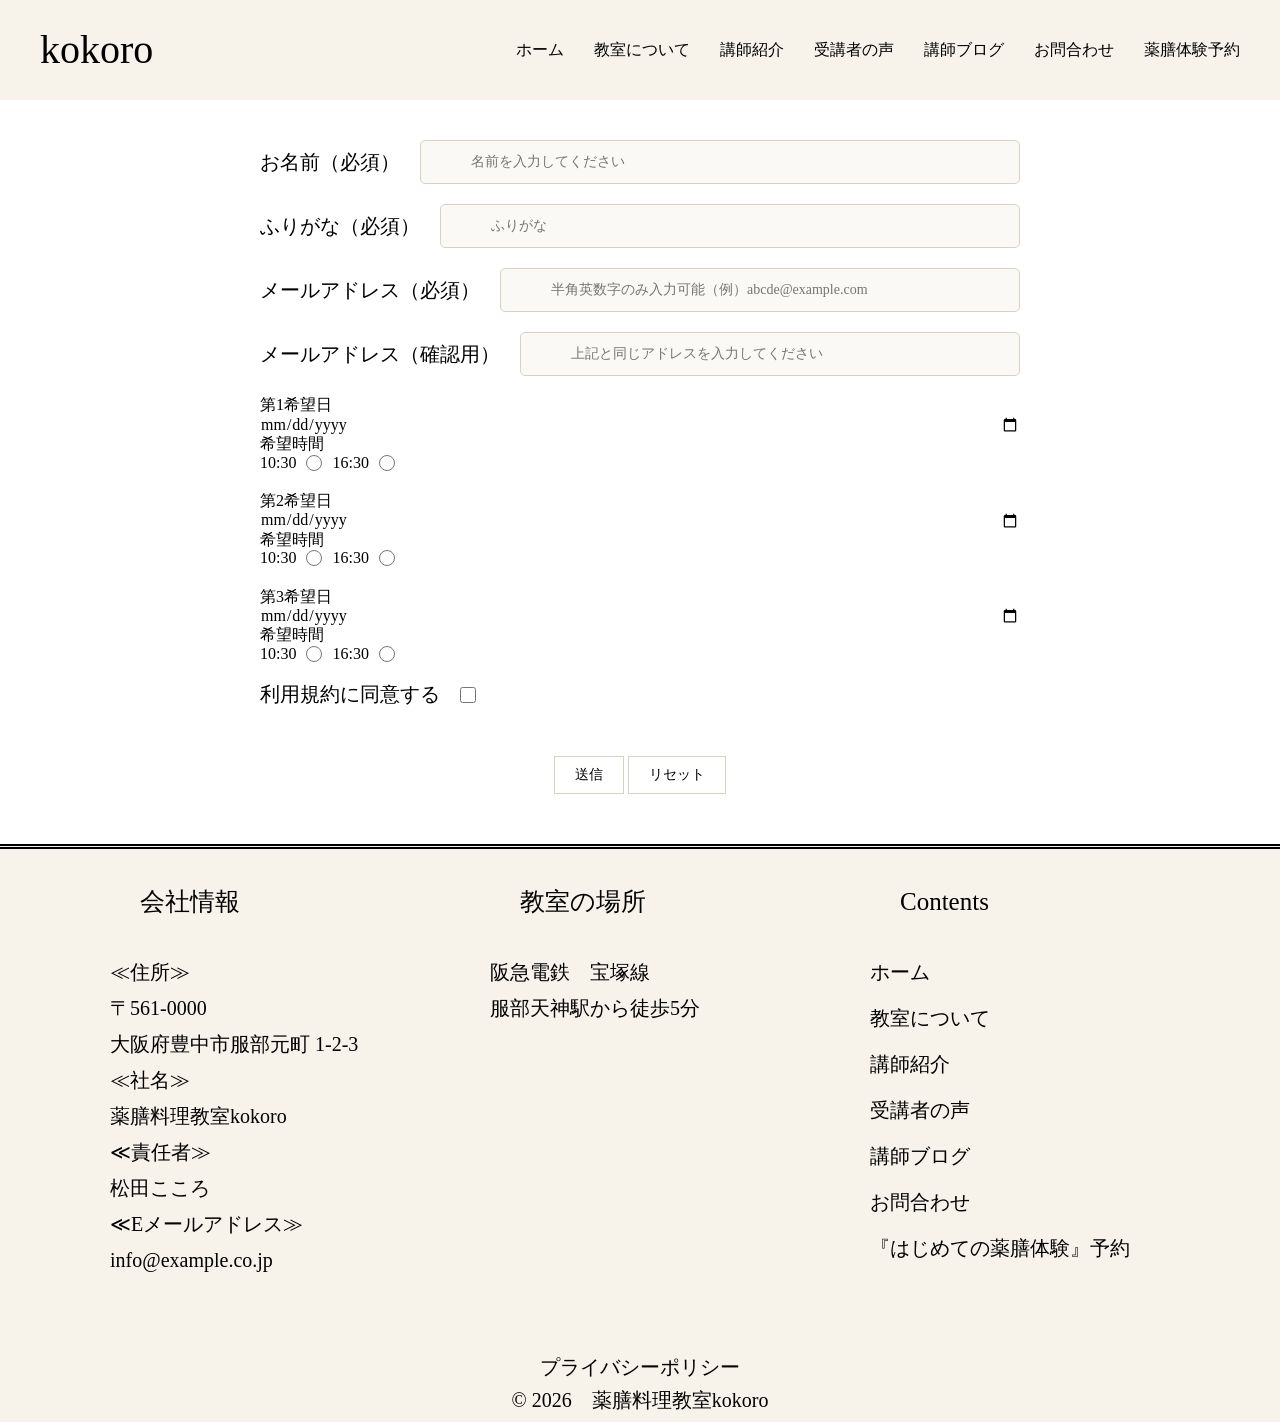
<file: book.html>
<!doctype html>
<html lang="jp">
  <head>
    <meta charset="UTF-8" />
    <meta name="viewport" content="width=device-width, initial-scale=1.0" />
    <link rel="stylesheet" href="./styles/common/reset.css" />
    <link rel="stylesheet" href="./styles/common/common.css" />
    <link rel="stylesheet" href="./styles/common/header.css" />
    <link rel="stylesheet" href="./styles/pages/book-contact.css" />
    <link rel="stylesheet" href="./styles/common/footer.css" />
    <link rel="stylesheet" href="./styles/animation/btn.css" />

    <title>『はじめての薬膳体験』はこちら</title>
  </head>
  <body>
    <header class="header-wrapper">
      <div class="flex">
        <h1 class="header-title ml40">
          <a href="/index.html">kokoro</a>
        </h1>
        <nav>
          <ul class="flex mr40">
            <li class="menu-list">
              <a class="base-hover" href="/index.html">ホーム</a>
            </li>
            <li class="menu-list">
              <a class="base-hover" href="/index.html#kokoro">教室について</a>
            </li>
            <li class="menu-list">
              <a class="base-hover" href="/index.html#koushi">講師紹介</a>
            </li>
            <li class="menu-list">
              <a class="base-hover" href="/index.html#voice">受講者の声</a>
            </li>
            <li class="menu-list">
              <a class="base-hover" href="/index.html#koushi-vlog"
                >講師ブログ</a
              >
            </li>
            <li class="menu-list">
              <a class="base-hover" href="/contact.html">お問合わせ</a>
            </li>
            <li class="menu-list">
              <a class="base-hover" href="/book.html">薬膳体験予約</a>
            </li>
          </ul>
        </nav>
      </div>
    </header>

    <form class="book-form">
      <div class="book-item">
        <label>お名前（必須）</label>
        <input type="text" placeholder="名前を入力してください" required />
      </div>

      <div class="book-item">
        <label>ふりがな（必須）</label>
        <input type="text" placeholder="ふりがな" required />
      </div>

      <div class="book-item">
        <label>メールアドレス（必須）</label>
        <input
          type="email"
          placeholder="半角英数字のみ入力可能（例）abcde@example.com"
          required
        />
      </div>

      <div class="book-item">
        <label>メールアドレス（確認用）</label>
        <input
          type="email"
          placeholder="上記と同じアドレスを入力してください"
          required
        />
      </div>

      <div class="book-date flex1">
        <label>第1希望日</label>
        <input type="date" required />
        <p>希望時間</p>
        <div class="time">
          <label>10:30</label>
          <input type="radio" name="time" />
          <label>16:30</label>
          <input type="radio" name="time" />
        </div>
      </div>

      <div class="book-date">
        <label>第2希望日</label>
        <input type="date" required />
        <p>希望時間</p>
        <div class="time">
          <label>10:30</label>
          <input type="radio" name="time" />
          <label>16:30</label>
          <input type="radio" name="time" />
        </div>
      </div>

      <div class="book-date">
        <label>第3希望日</label>
        <input type="date" required />
        <p>希望時間</p>
        <div class="time">
          <label>10:30</label>
          <input type="radio" name="time" />
          <label>16:30</label>
          <input type="radio" name="time" />
        </div>
      </div>

      <div class="book-item">
        <label>利用規約に同意する</label><input type="checkbox" />
      </div>

      <div class="form-button">
        <input type="submit" value="送信" />
        <input type="reset" value="リセット" />
      </div>
    </form>

    <footer class="pb10">
      <section class="footer-section">
        <div class="footer-content">
          <h4 class="info">会社情報</h4>
          <address>
            ≪住所≫
            <br />
            〒561-0000
            <br />
            大阪府豊中市服部元町 1-2-3
            <br />
            ≪社名≫
            <br />
            薬膳料理教室kokoro
            <br />
            ≪責任者≫
            <br />
            松田こころ<br />
            ≪Eメールアドレス≫
            <br />
            info@example.co.jp
          </address>
        </div>

        <div class="footer-content">
          <h4 class="info">教室の場所</h4>
          <p>
            阪急電鉄　宝塚線
            <br />
            服部天神駅から徒歩5分
          </p>
          <iframe
            class="map"
            src="https://www.google.com/maps/embed?pb=!1m18!1m12!1m3!1d3277.7095308109983!2d135.4757519!3d34.762909199999996!2m3!1f0!2f0!3f0!3m2!1i1024!2i768!4f13.1!3m3!1m2!1s0x6000e53d0831b3b5%3A0x4948a65c8e7365b4!2z44CSNTYxLTA4NTEg5aSn6Ziq5bqc6LGK5Lit5biC5pyN6YOo5YWD55S677yR5LiB55uu77yS4oiS77yT!5e0!3m2!1sja!2sjp!4v1788955682060!5m2!1sja!2sjp"
            width="300"
            height="300"
          ></iframe>
        </div>

        <div class="footer-content">
          <h4 class="info">Contents</h4>
          <a class="base-hover" href="index.html">ホーム</a>
          <a class="base-hover" href="#kokoro">教室について</a>
          <a class="base-hover" href="#koushi">講師紹介</a>
          <a class="base-hover" href="#voice">受講者の声</a>
          <a class="base-hover" href="#koushi-vlog">講師ブログ</a>
          <a class="base-hover" href="contact.html">お問合わせ</a>
          <a class="base-hover" href="book.html">『はじめての薬膳体験』予約</a>
        </div>
      </section>

      <div class="footer-bottom">
        <div class="mb10 base-hover">
          <a href="privacy.html">プライバシーポリシー</a>
        </div>
        <p>&copy; 2026　薬膳料理教室kokoro</p>
      </div>
    </footer>
  </body>
</html>
</file>
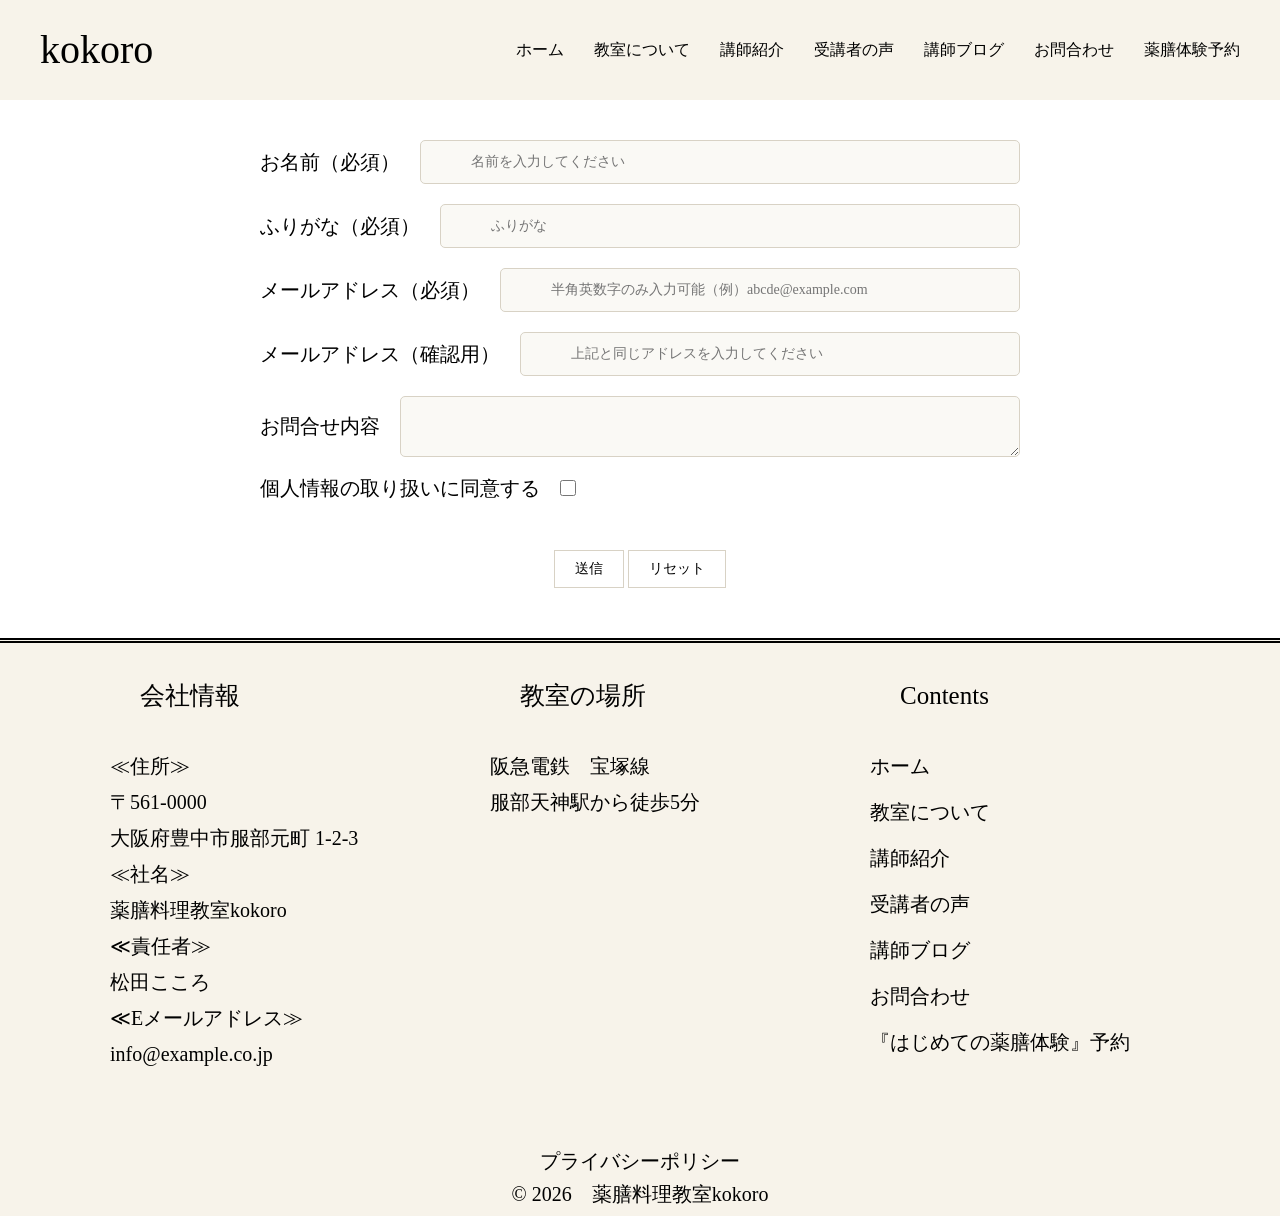
<file: contact.html>
<!doctype html>
<html lang="jp">
  <head>
    <meta charset="UTF-8" />
    <meta name="viewport" content="width=device-width, initial-scale=1.0" />
    <link rel="stylesheet" href="./styles/common/reset.css" />
    <link rel="stylesheet" href="./styles/common/common.css" />
    <link rel="stylesheet" href="./styles/common/header.css" />
    <link rel="stylesheet" href="./styles/pages/book-contact.css" />
    <link rel="stylesheet" href="./styles/common/footer.css" />
    <link rel="stylesheet" href="./styles/animation/btn.css" />

    <title>お問い合わせはこちら</title>
  </head>
  <body>
    <header class="header-wrapper">
      <div class="flex">
        <h1 class="header-title ml40">
          <a href="/index.html">kokoro</a>
        </h1>
        <nav>
          <ul class="flex mr40">
            <li class="menu-list">
              <a class="base-hover" href="/index.html">ホーム</a>
            </li>
            <li class="menu-list">
              <a class="base-hover" href="/index.html#kokoro">教室について</a>
            </li>
            <li class="menu-list">
              <a class="base-hover" href="/index.html#koushi">講師紹介</a>
            </li>
            <li class="menu-list">
              <a class="base-hover" href="/index.html#voice">受講者の声</a>
            </li>
            <li class="menu-list">
              <a class="base-hover" href="/index.html#koushi-vlog"
                >講師ブログ</a
              >
            </li>
            <li class="menu-list">
              <a class="base-hover" href="/contact.html">お問合わせ</a>
            </li>
            <li class="menu-list">
              <a class="base-hover" href="/book.html">薬膳体験予約</a>
            </li>
          </ul>
        </nav>
      </div>
    </header>

    <form class="book-form">
      <div class="book-item">
        <label>お名前（必須）</label
        ><input type="text" placeholder="名前を入力してください" required />
      </div>

      <div class="book-item">
        <label>ふりがな（必須）</label
        ><input type="text" placeholder="ふりがな" required />
      </div>

      <div class="book-item">
        <label>メールアドレス（必須）</label
        ><input
          type="email"
          placeholder="半角英数字のみ入力可能（例）abcde@example.com"
          required
        />
      </div>

      <div class="book-item">
        <label>メールアドレス（確認用）</label
        ><input
          type="text"
          placeholder="上記と同じアドレスを入力してください"
          required
        />
      </div>

      <div class="book-item">
        <label>お問合せ内容</label><textarea></textarea>
      </div>

      <div class="book-item">
        <label>個人情報の取り扱いに同意する</label><input type="checkbox" />
      </div>

      <div class="form-button">
        <input type="submit" value="送信" />
        <input type="reset" value="リセット" />
      </div>
    </form>

    <footer class="pb10">
      <section class="footer-section">
        <div class="footer-content">
          <h4 class="info">会社情報</h4>
          <address>
            ≪住所≫
            <br />
            〒561-0000
            <br />
            大阪府豊中市服部元町 1-2-3
            <br />
            ≪社名≫
            <br />
            薬膳料理教室kokoro
            <br />
            ≪責任者≫
            <br />
            松田こころ<br />
            ≪Eメールアドレス≫
            <br />
            info@example.co.jp
          </address>
        </div>

        <div class="footer-content">
          <h4 class="info">教室の場所</h4>
          <p>
            阪急電鉄　宝塚線
            <br />
            服部天神駅から徒歩5分
          </p>
          <iframe
            class="map"
            src="https://www.google.com/maps/embed?pb=!1m18!1m12!1m3!1d3277.7095308109983!2d135.4757519!3d34.762909199999996!2m3!1f0!2f0!3f0!3m2!1i1024!2i768!4f13.1!3m3!1m2!1s0x6000e53d0831b3b5%3A0x4948a65c8e7365b4!2z44CSNTYxLTA4NTEg5aSn6Ziq5bqc6LGK5Lit5biC5pyN6YOo5YWD55S677yR5LiB55uu77yS4oiS77yT!5e0!3m2!1sja!2sjp!4v1788955682060!5m2!1sja!2sjp"
            width="300"
            height="300"
          ></iframe>
        </div>

        <div class="footer-content">
          <h4 class="info">Contents</h4>
          <a class="base-hover" href="index.html">ホーム</a>
          <a class="base-hover" href="#kokoro">教室について</a>
          <a class="base-hover" href="#koushi">講師紹介</a>
          <a class="base-hover" href="#voice">受講者の声</a>
          <a class="base-hover" href="#koushi-vlog">講師ブログ</a>
          <a class="base-hover" href="contact.html">お問合わせ</a>
          <a class="base-hover" href="book.html">『はじめての薬膳体験』予約</a>
        </div>
      </section>

      <div class="footer-bottom">
        <div class="mb10 base-hover">
          <a href="privacy.html">プライバシーポリシー</a>
        </div>
        <p>&copy; 2026　薬膳料理教室kokoro</p>
      </div>
    </footer>
  </body>
</html>
</file>
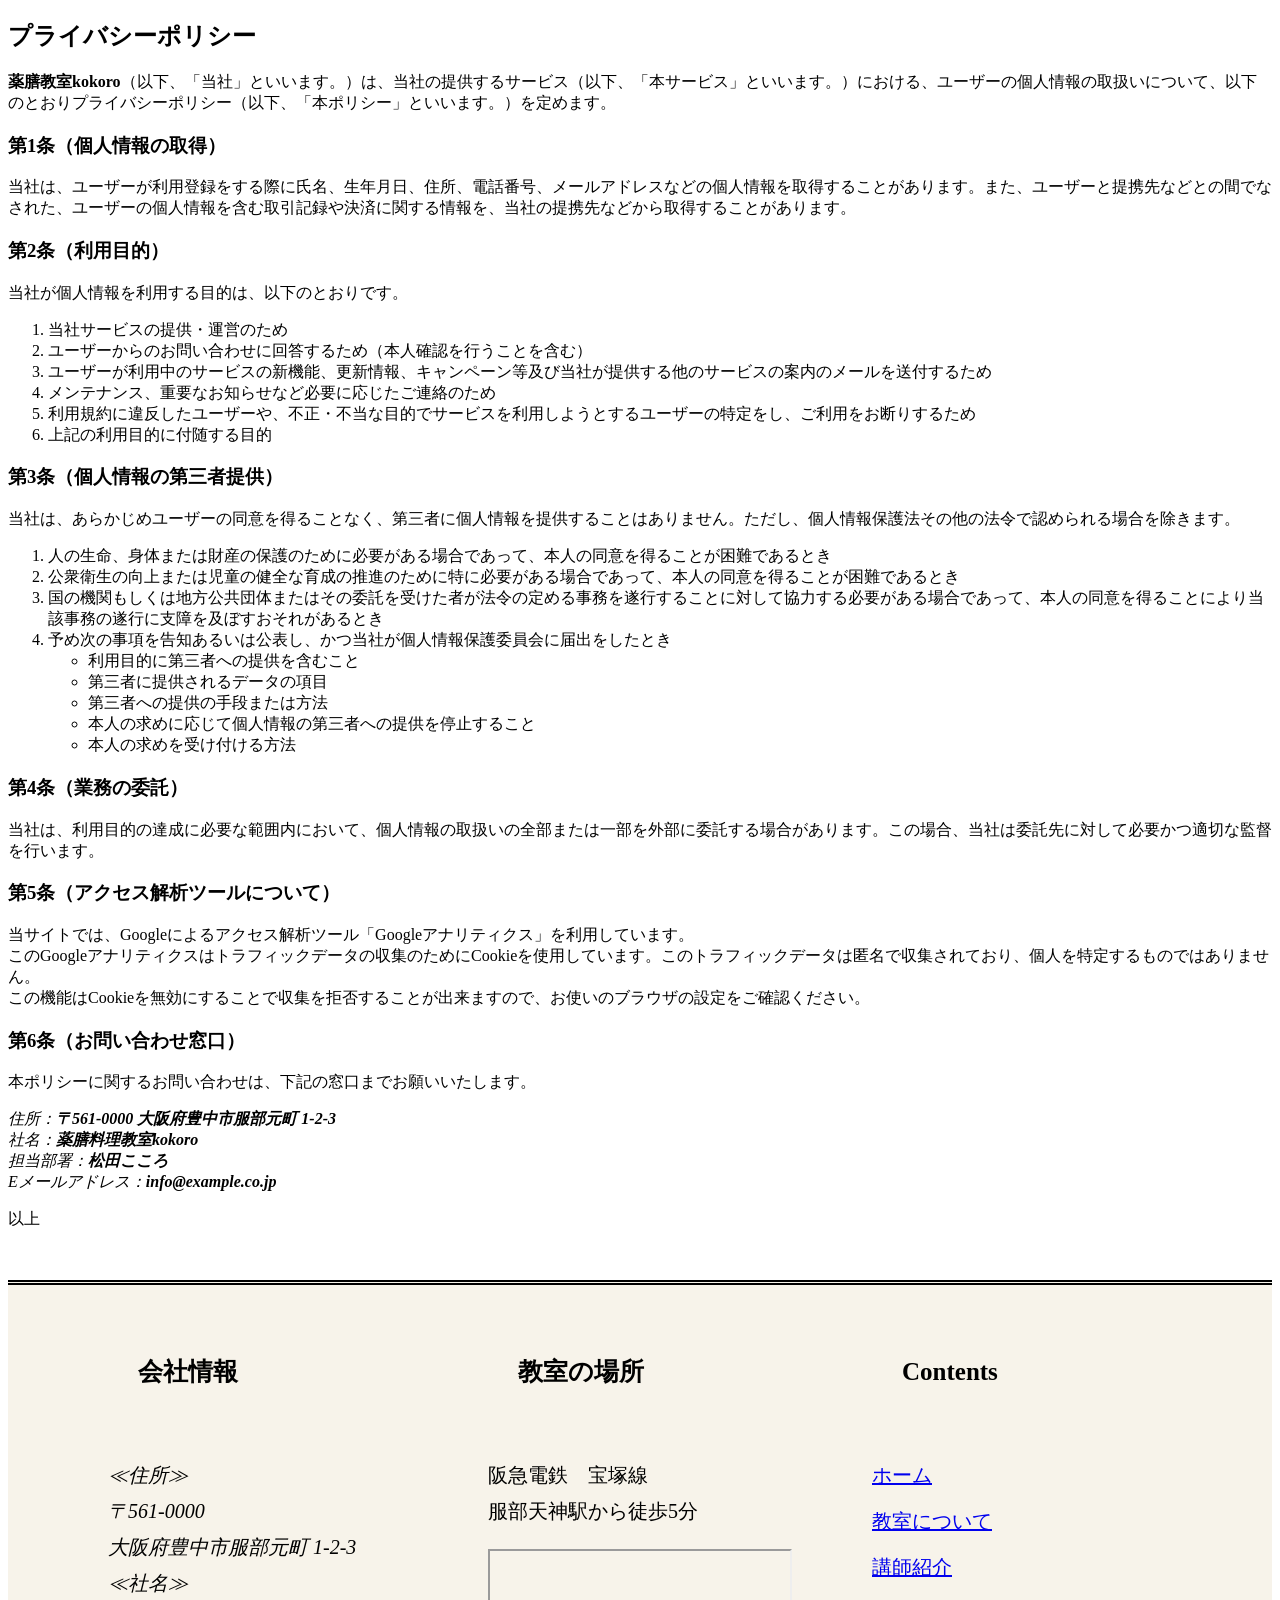
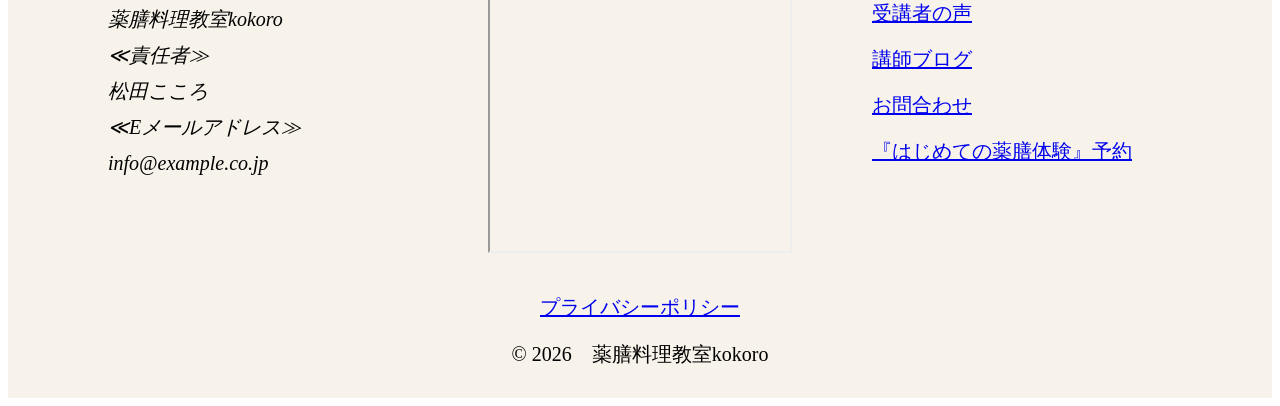
<file: privacy.html>
<!doctype html>
<html lang="jp">
  <head>
    <meta charset="UTF-8" />
    <meta name="viewport" content="width=device-width, initial-scale=1.0" />
    <!-- <link rel="stylesheet" href="./styles/common/reset.css" /> -->
    <link rel="stylesheet" href="./styles/common/common.css" />
    <link rel="stylesheet" href="./styles/common/header.css" />
    <link rel="stylesheet" href="./styles/common/footer.css" />

    <title>プライバシーポリシー</title>
  </head>
  <body>
    <h2>プライバシーポリシー</h2>
    <p>
      <strong>薬膳教室kokoro</strong
      >（以下、「当社」といいます。）は、当社の提供するサービス（以下、「本サービス」といいます。）における、ユーザーの個人情報の取扱いについて、以下のとおりプライバシーポリシー（以下、「本ポリシー」といいます。）を定めます。
    </p>

    <h3>第1条（個人情報の取得）</h3>
    <p>
      当社は、ユーザーが利用登録をする際に氏名、生年月日、住所、電話番号、メールアドレスなどの個人情報を取得することがあります。また、ユーザーと提携先などとの間でなされた、ユーザーの個人情報を含む取引記録や決済に関する情報を、当社の提携先などから取得することがあります。
    </p>

    <h3>第2条（利用目的）</h3>
    <p>当社が個人情報を利用する目的は、以下のとおりです。</p>
    <ol>
      <li>当社サービスの提供・運営のため</li>
      <li>
        ユーザーからのお問い合わせに回答するため（本人確認を行うことを含む）
      </li>
      <li>
        ユーザーが利用中のサービスの新機能、更新情報、キャンペーン等及び当社が提供する他のサービスの案内のメールを送付するため
      </li>
      <li>メンテナンス、重要なお知らせなど必要に応じたご連絡のため</li>
      <li>
        利用規約に違反したユーザーや、不正・不当な目的でサービスを利用しようとするユーザーの特定をし、ご利用をお断りするため
      </li>
      <li>上記の利用目的に付随する目的</li>
    </ol>

    <h3>第3条（個人情報の第三者提供）</h3>
    <p>
      当社は、あらかじめユーザーの同意を得ることなく、第三者に個人情報を提供することはありません。ただし、個人情報保護法その他の法令で認められる場合を除きます。
    </p>
    <ol>
      <li>
        人の生命、身体または財産の保護のために必要がある場合であって、本人の同意を得ることが困難であるとき
      </li>
      <li>
        公衆衛生の向上または児童の健全な育成の推進のために特に必要がある場合であって、本人の同意を得ることが困難であるとき
      </li>
      <li>
        国の機関もしくは地方公共団体またはその委託を受けた者が法令の定める事務を遂行することに対して協力する必要がある場合であって、本人の同意を得ることにより当該事務の遂行に支障を及ぼすおそれがあるとき
      </li>
      <li>
        予め次の事項を告知あるいは公表し、かつ当社が個人情報保護委員会に届出をしたとき
        <ul>
          <li>利用目的に第三者への提供を含むこと</li>
          <li>第三者に提供されるデータの項目</li>
          <li>第三者への提供の手段または方法</li>
          <li>本人の求めに応じて個人情報の第三者への提供を停止すること</li>
          <li>本人の求めを受け付ける方法</li>
        </ul>
      </li>
    </ol>

    <h3>第4条（業務の委託）</h3>
    <p>
      当社は、利用目的の達成に必要な範囲内において、個人情報の取扱いの全部または一部を外部に委託する場合があります。この場合、当社は委託先に対して必要かつ適切な監督を行います。
    </p>

    <h3>第5条（アクセス解析ツールについて）</h3>
    <p>
      当サイトでは、Googleによるアクセス解析ツール「Googleアナリティクス」を利用しています。<br />
      このGoogleアナリティクスはトラフィックデータの収集のためにCookieを使用しています。このトラフィックデータは匿名で収集されており、個人を特定するものではありません。<br />
      この機能はCookieを無効にすることで収集を拒否することが出来ますので、お使いのブラウザの設定をご確認ください。
    </p>

    <h3>第6条（お問い合わせ窓口）</h3>
    <p>本ポリシーに関するお問い合わせは、下記の窓口までお願いいたします。</p>
    <address>
      住所：<strong>〒561-0000 大阪府豊中市服部元町 1-2-3</strong><br />
      社名：<strong>薬膳料理教室kokoro</strong><br />
      担当部署：<strong>松田こころ</strong><br />
      Eメールアドレス：<strong>info@example.co.jp</strong>
    </address>
    <p>以上</p>

    <footer class="pb10">
      <section class="footer-section">
        <div class="footer-content">
          <h4 class="info">会社情報</h4>
          <address>
            ≪住所≫
            <br />
            〒561-0000
            <br />
            大阪府豊中市服部元町 1-2-3
            <br />
            ≪社名≫
            <br />
            薬膳料理教室kokoro
            <br />
            ≪責任者≫
            <br />
            松田こころ<br />
            ≪Eメールアドレス≫
            <br />
            info@example.co.jp
          </address>
        </div>

        <div class="footer-content">
          <h4 class="info">教室の場所</h4>
          <p>
            阪急電鉄　宝塚線
            <br />
            服部天神駅から徒歩5分
          </p>
          <iframe
            class="map"
            src="https://www.google.com/maps/embed?pb=!1m18!1m12!1m3!1d3277.7095308109983!2d135.4757519!3d34.762909199999996!2m3!1f0!2f0!3f0!3m2!1i1024!2i768!4f13.1!3m3!1m2!1s0x6000e53d0831b3b5%3A0x4948a65c8e7365b4!2z44CSNTYxLTA4NTEg5aSn6Ziq5bqc6LGK5Lit5biC5pyN6YOo5YWD55S677yR5LiB55uu77yS4oiS77yT!5e0!3m2!1sja!2sjp!4v1788955682060!5m2!1sja!2sjp"
            width="300"
            height="300"
          ></iframe>
        </div>

        <div class="footer-content">
          <h4 class="info">Contents</h4>
          <a class="base-hover" href="index.html">ホーム</a>
          <a class="base-hover" href="#kokoro">教室について</a>
          <a class="base-hover" href="#koushi">講師紹介</a>
          <a class="base-hover" href="#voice">受講者の声</a>
          <a class="base-hover" href="#koushi-vlog">講師ブログ</a>
          <a class="base-hover" href="contact.html">お問合わせ</a>
          <a class="base-hover" href="book.html">『はじめての薬膳体験』予約</a>
        </div>
      </section>

      <div class="footer-bottom">
        <div class="mb10 base-hover">
          <a href="privacy.html">プライバシーポリシー</a>
        </div>
        <p>&copy; 2026　薬膳料理教室kokoro</p>
      </div>
    </footer>
  </body>
</html>
</file>
<file: styles/common/common.css>
.flex {
  display: flex;
}

.fs {
  font-size: 20px;
}

.flex1 {
  flex: 1;
}

.mb10 {
  margin-bottom: 10px;
}

.pb10 {
  padding-bottom: 10px;
}

.ml40 {
  margin-left: 40px;
}

.mr40 {
  margin-right: 40px;
}

.px20 {
  padding: 0 20px;
}
</file>
<file: styles/common/header.css>
.header-wrapper {
  background: #f7f3ea;
  width: auto;
  height: 100px;
  line-height: 100px;
}

.header-title {
  font-size: 40px;
}

.header-wrapper .flex {
  display: flex;
  justify-content: space-between;
  align-items: center;
}

nav ul {
  display: flex;
  gap: 30px;
  margin: 0;
  padding: 0;
}

.top-image {
  position: relative;
  margin-left: -20px;
  margin-right: -20px;
}

.top-image img {
  width: 100%;
  height: 850px;
  object-fit: cover;
}

.top-text {
  position: absolute;
  top: 30px;
  left: 30px;
  font-size: 50px;
  font-weight: bold;
  color: white;
  text-shadow: 1px 1px 5px #2d603c;
  text-align: center;
  line-height: 1.8;
}

/* 分からなくなったら一番わかりやすいcss を効かせる */
/* 文字色、サイズ、背景色 */
@media screen and (max-width: 768px) {
  .sp-nav {
    display: none;
  }

  .header-wrapper {
    .background: #f7f3ea;
    width: auto;
    height: 100px;
  }

  .top-image img {
    position: relative;
    width: 100%;
    height: auto;
    object-fit: cover;
  }

  .top-text {
    position: absolute;
    top: 30px;
    left: 30px;

    font-size: 25px;
    font-weight: bold;
    color: white;
    text-shadow: 1px 1px 5px #2d603c;
    text-align: center;
    line-height: 1.8;
  }
}

@media screen and (max-width: 380px) {
  .top-text {
    display: none;
  }

  .top-image img {
    position: relative;
    width: 100%;
    height: auto;
    object-fit: cover;
  }
}
</file>
<file: styles/pages/style.css>
.section-title {
  font-size: 50px;
  color: darkolivegreen;
  margin: 40px;
}

.lesson {
  display: inline-block;
  background: linear-gradient(transparent 70%, #bfd9c4 0%);
}

@media screen and (max-width: 768px) {
  .section-title {
    font-size: 30px;
    color: darkolivegreen;
  }
}

@media screen and (max-width: 380px) {
  .section-title {
    font-size: 20px;
    color: darkolivegreen;
    margin: 20px;
  }

  /* 後勝ち */
  .koushi-title-sp-m {
    margin: 20px 0px 0px;
  }

  .voice-title-sp-m {
    margin: 35px 20px 5px;
  }
}
</file>
<file: styles/content/koushi.css>
.koushi-content {
  align-items: center;
}

.koushi-img {
  width: 300px;
  height: auto;
  margin: 30px;
}

.name {
  font-size: 40px;
}

.explain {
  padding: 15px;
}

.everyday {
  font-size: 25px;
  padding: 15px;
}

.explain-content {
  line-height: 1.8;
  /* 画面が広くなると、改行のないテキストが無限に伸びてしまうので、最大幅を追加しました！ */
  max-width: 700px;
}

@media screen and (max-width: 768px) {
  #koushi {
    margin: 40px;
  }
}

@media screen and (max-width: 380px) {
  #koushi {
    margin: 20px 40px 0px;
  }

  .koushi-content {
    display: flex;
    flex-direction: column;
  }

  .koushi-img {
    width: 70%;
    height: auto;
    margin: 0px;
  }

  .name {
    font-size: 20px;
    margin-top: 0;
    margin-left: 5px;
  }

  .explain {
    font-size: 15px;
  }

  .everyday {
    font-size: 20px;
  }

  .explain-content {
    font-size: 15px;
  }
}
</file>
<file: styles/content/voice.css>
.voice-content {
  display: flex;
  justify-content: space-around;
  font-size: 25px;
  margin: 30px;
  gap: 20px;
}

.voice-content .voice-wrap {
  padding: 30px;
  border: 1px solid #e2ddd2;
  border-radius: 8px;
  background-color: #faf9f5;
}

.voice-title {
  font-size: 25px;
  margin: 20px;
}

.size {
  line-height: 1.8;
}

.star {
  font-size: 26px;
  margin: 10px;
  color: rgb(199, 199, 134);
}

.voice-title {
  font-size: 20px;
  margin: 20px;
}

@media screen and (max-width: 768px) {
  #voice {
    font-size: 30px;
    color: darkolivegreen;
  }
}

@media screen and (max-width: 380px) {
  .voice-content {
    font-size: 15px;
    flex-direction: column;
  }

  .voice-wrap {
    width: 95%;
  }

  .voice-title {
    font-size: 20px;
  }

  .size {
    font-size: 15px;
  }
}
</file>
<file: styles/content/koushivlog.css>
@media screen and (max-width: 768px) {
  .koushi-title {
    font-size: 30px;
    color: darkolivegreen;
  }
}
</file>
<file: styles/common/footer.css>
.footer-section {
  display: flex;
  justify-content: center;
  gap: 80px;
  margin-top: 50px;
  border-top: 5px double;
}

.footer-content {
  flex: 0 1 300px;
  font-size: 20px;
  line-height: 1.8;
}

.footer-content a {
  display: block;
  margin-bottom: 10px;
}

.info {
  padding: 30px;
  font-size: 25px;
}

.footer-bottom {
  margin-top: 30px;
  text-align: center;
  font-size: 20px;
}

footer {
  background-color: #f7f3ea;
}

@media screen and (max-width: 380px) {
  .footer-section {
    display: block;
    margin-top: 30px;
    padding: 30px 20px;
  }

  .footer-content {
    width: 100%;
    margin-bottom: 35px;
    font-size: 14px;
    line-height: 1.7;
  }

  .footer-content:last-child {
    margin-bottom: 0;
  }

  .info {
    margin-bottom: 10px;
    font-size: 20px;
  }

  .footer-content a {
    margin-bottom: 5px;
  }

  .map {
    display: block;
    width: 100%;
    max-width: 280px;
    height: 200px;
    margin-top: 10px;
  }

  .footer-bottom {
    margin-top: 0;
    padding: 20px 10px;
    font-size: 13px;
    line-height: 1.6;
  }
}
@media screen and (max-width: 380px) {
  .footer-section {
    display: block;
    margin-top: 30px;
    padding: 30px 20px;
  }

  .footer-content {
    text-align: center;
    width: 100%;
    margin-bottom: 35px;
    font-size: 14px;
    line-height: 1.7;
  }

  .footer-content:last-child {
    margin-bottom: 0;
  }

  .info {
    display: inline-block;
    margin: 0 auto 10px;
    padding: 5px 15px;
    font-size: 20px;
    border: 3px double;
    border-radius: 10px;
  }

  .footer-content a {
    margin-bottom: 5px;
  }

  .map {
    display: block;
    width: 100%;
    max-width: 280px;
    height: 200px;
    margin: 10px auto 0;
  }

  .footer-bottom {
    margin-top: 0;
    padding: 20px 10px;
    font-size: 13px;
    line-height: 1.6;
  }
}
</file>
<file: styles/parts/card.css>
.kokoro-content {
  display: flex;
  justify-content: space-around;
  gap: 20px;
  font-size: 20px;
  margin: 25px;
}

.kokoro-content .discription-card {
  flex: 1;
  border: 1px solid #d8d0c2;
  padding: 20px;
  border-radius: 15px;
  line-height: 1.8;
}

.daimei {
  font-size: 35px;
  padding-bottom: 15px;
}

@media screen and (max-width: 768px) {
  .kokoro-content {
    font-size: 15px;
  }

  .daimei {
    font-size: 20px;
    padding-bottom: 15px;
  }
}

@media screen and (max-width: 380px) {
  .kokoro-content {
    font-size: 15px;
    flex-direction: column;
  }
}
</file>
<file: styles/parts/button.css>
.button {
  margin-top: 50px;
  position: relative;
  display: inline-block;
  font-weight: bold;
  font-size: 20px;
  padding: 20px 0 16px;
  text-decoration: none;
  color: #699b5f;
  transition: 0.4s;
}

.button:before {
  position: absolute;
  content: "";
  width: 100%;
  height: 4px;
  top: 100%;
  left: 0;
  border-radius: 3px;
  background: #699b5f;
  transition: 0.2s;
}

.button:after {
  position: absolute;
  content: "";
  width: 100%;
  height: 4px;
  top: 0;
  left: 0;
  border-radius: 3px;
  background: #699b5f;
  transition: 0.2s;
}

.button:hover:before {
  top: -webkit-calc(100% - 3px);
  top: calc(100% - 3px);
}

.button:hover:after {
  top: 3px;
}

.form-button {
  display: flex;
  margin: 40px;
}

/* button は btn と略すことが多いかもです！ */
.prev-button {
  margin-right: 300px;
}

@media screen and (max-width: 380px) {
  .form-button {
    display: flex;
    justify-content: center;
    gap: 15px;
  }

  .form-button .button {
    font-size: 14px;
    margin: 0;
  }
}
</file>
<file: styles/content/blog-main.css>
.blog-content {
  max-width: 800px;
  margin: 0 25px 25px;
  padding: 25px 30px;
  border: 1px solid #e2ddd2;
  border-radius: 8px;
  background-color: #faf9f5;
}

.date {
  margin: 0 0 15px;
  font-size: 13px;
}

.title {
  font-size: 20px;
  margin-bottom: 10px;
}

.write {
  font-size: 15px;
  line-height: 30px;
}
</file>
<file: styles/animation/btn.css>
.base-hover:hover {
  color: darkseagreen;
}
</file>
<file: styles/content/blog-each.css>
.date {
  margin: 0 0 15px;
  font-size: 20px;
}

.title {
  font-size: 30px;
  margin: 30px;
}

.write {
  font-size: 20px;
  line-height: 40px;
}

@media screen and (max-width: 380px) {
  .header-title {
    font-size: 20px;
    font-weight: 400;
  }

  .date {
    margin: 15px;
    font-size: 20px;
  }

  .write {
    font-size: 20px;
    margin: 20px;
    line-height: 30px;
  }
}

@media screen and (max-width: 380px) {
  .footer-section {
    display: block;
    margin-top: 30px;
    padding: 30px 20px;
  }

  .footer-content {
    text-align: center;
    width: 100%;
    margin-bottom: 35px;
    font-size: 14px;
    line-height: 1.7;
  }

  .footer-content:last-child {
    margin-bottom: 0;
  }

  .info {
    display: inline-block;
    margin: 0 auto 10px;
    padding: 5px 15px;
    font-size: 20px;
    border: 3px double;
    border-radius: 10px;
  }

  .footer-content a {
    margin-bottom: 5px;
  }

  .map {
    display: block;
    width: 100%;
    max-width: 280px;
    height: 200px;
    margin: 10px auto 0;
  }

  .footer-bottom {
    margin-top: 0;
    padding: 20px 10px;
    font-size: 13px;
    line-height: 1.6;
  }
}
</file>
<file: styles/pages/book-contact.css>
.book-form {
  max-width: 800px;
  margin: 40px auto;
}

.book-item {
  font-size: 20px;
  display: flex;
  align-items: center;
  margin: 20px;
}

.book-item label {
  margin-right: 20px;
}

.book-item input,
textarea {
  flex: 1;
  padding: 13px 50px;
  border: 1px solid #d8d2c5;
  border-radius: 5px;
  background-color: #faf9f5;
  font-size: 14px;
  box-sizing: border-box;
}

.book-item input[type="checkbox"] {
  appearance: auto;
  flex: none;
  width: 16px;
  height: 16px;
  padding: 0;
  border: none;
  background: none;
}

.book-date {
  display: flex;
  flex-direction: column;
  margin: 20px;
}

.time {
  display: flex;
  align-items: center;
  gap: 10px;
}

.time input[type="radio"] {
  appearance: auto;
  width: 16px;
  height: 16px;
}

.form-button {
  text-align: center;
  margin-top: 50px;
}

.form-button input {
  padding: 10px 20px;
  font-size: 14px;
  border: 1px solid #d8d2c5;
}

@media screen and (max-width: 768px) {
  .menu-list:not(:first-child) {
    display: none;
  }
  .header-wrapper nav {
    margin-right: 50px;
  }
}

@media screen and (max-width: 380px) {
  .book-item {
    display: flex;
    flex-direction: column;
    gap: 8px;
  }
}
</file>
